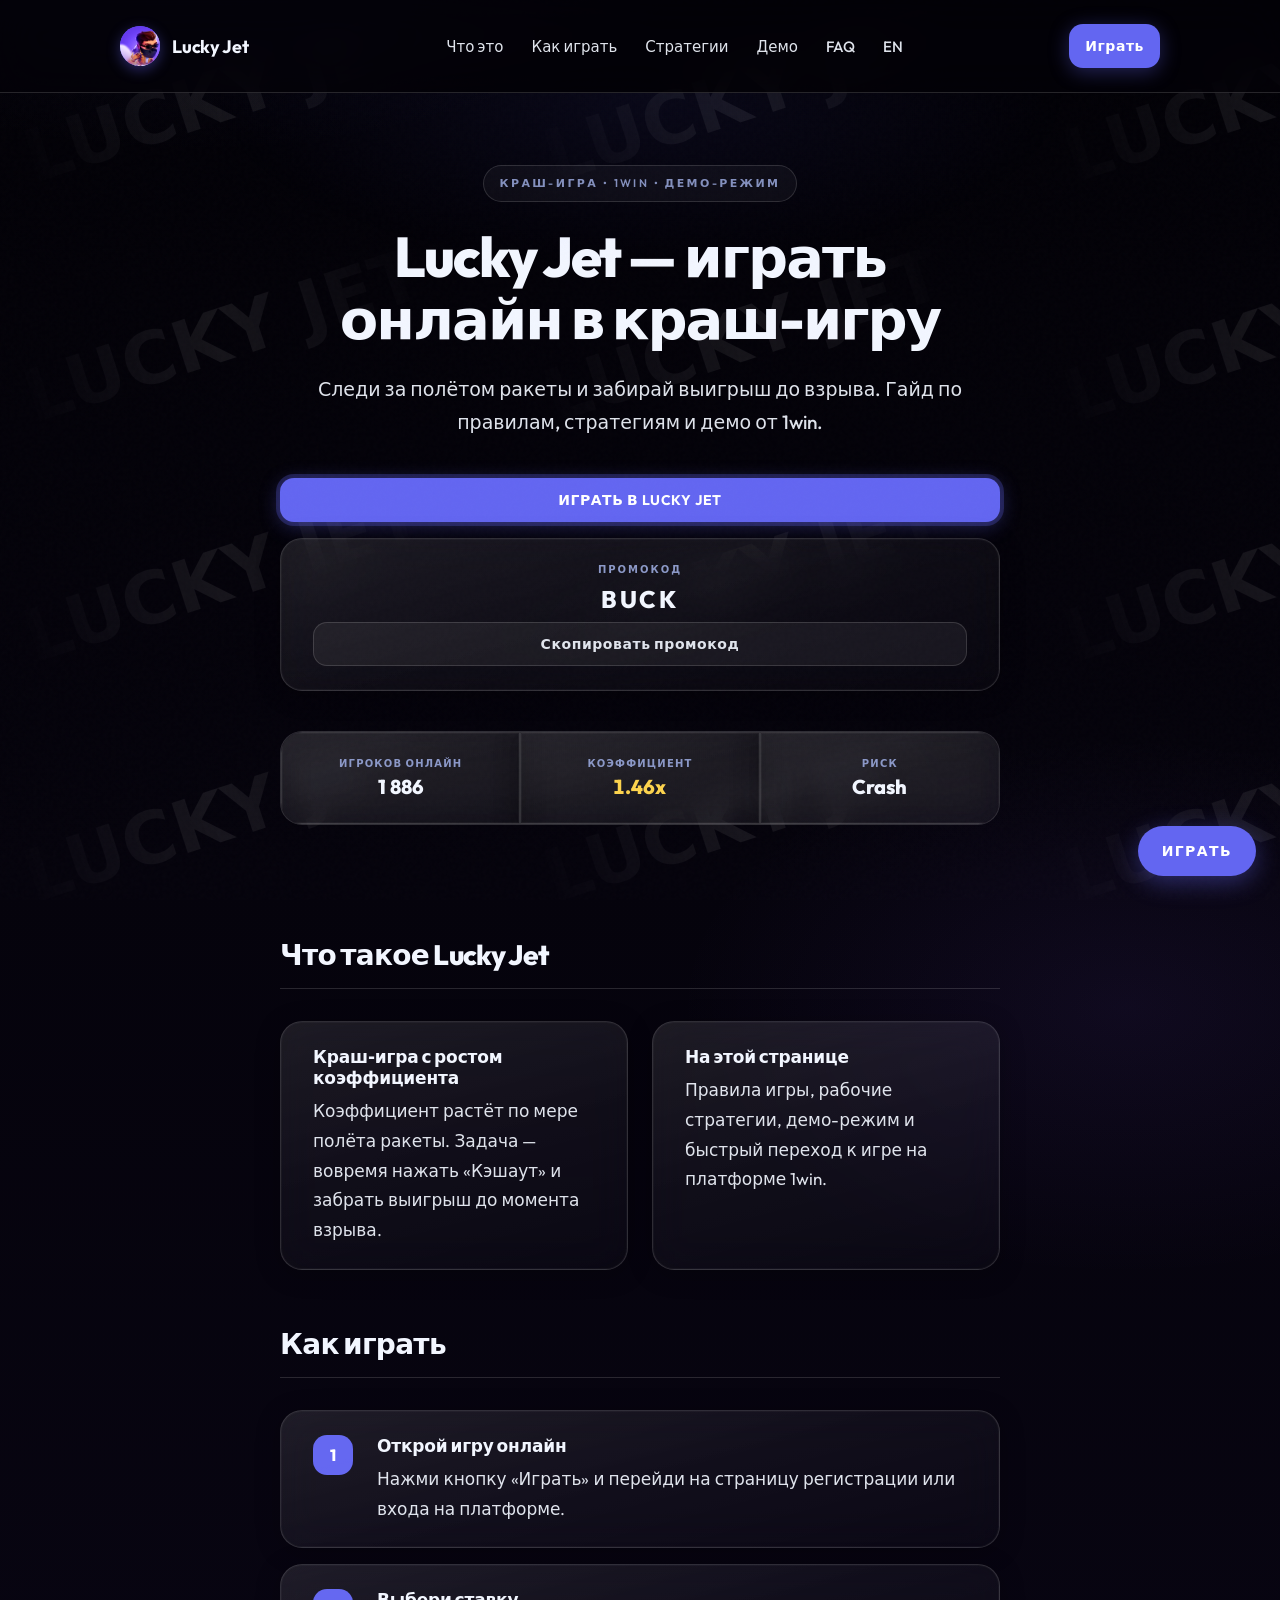
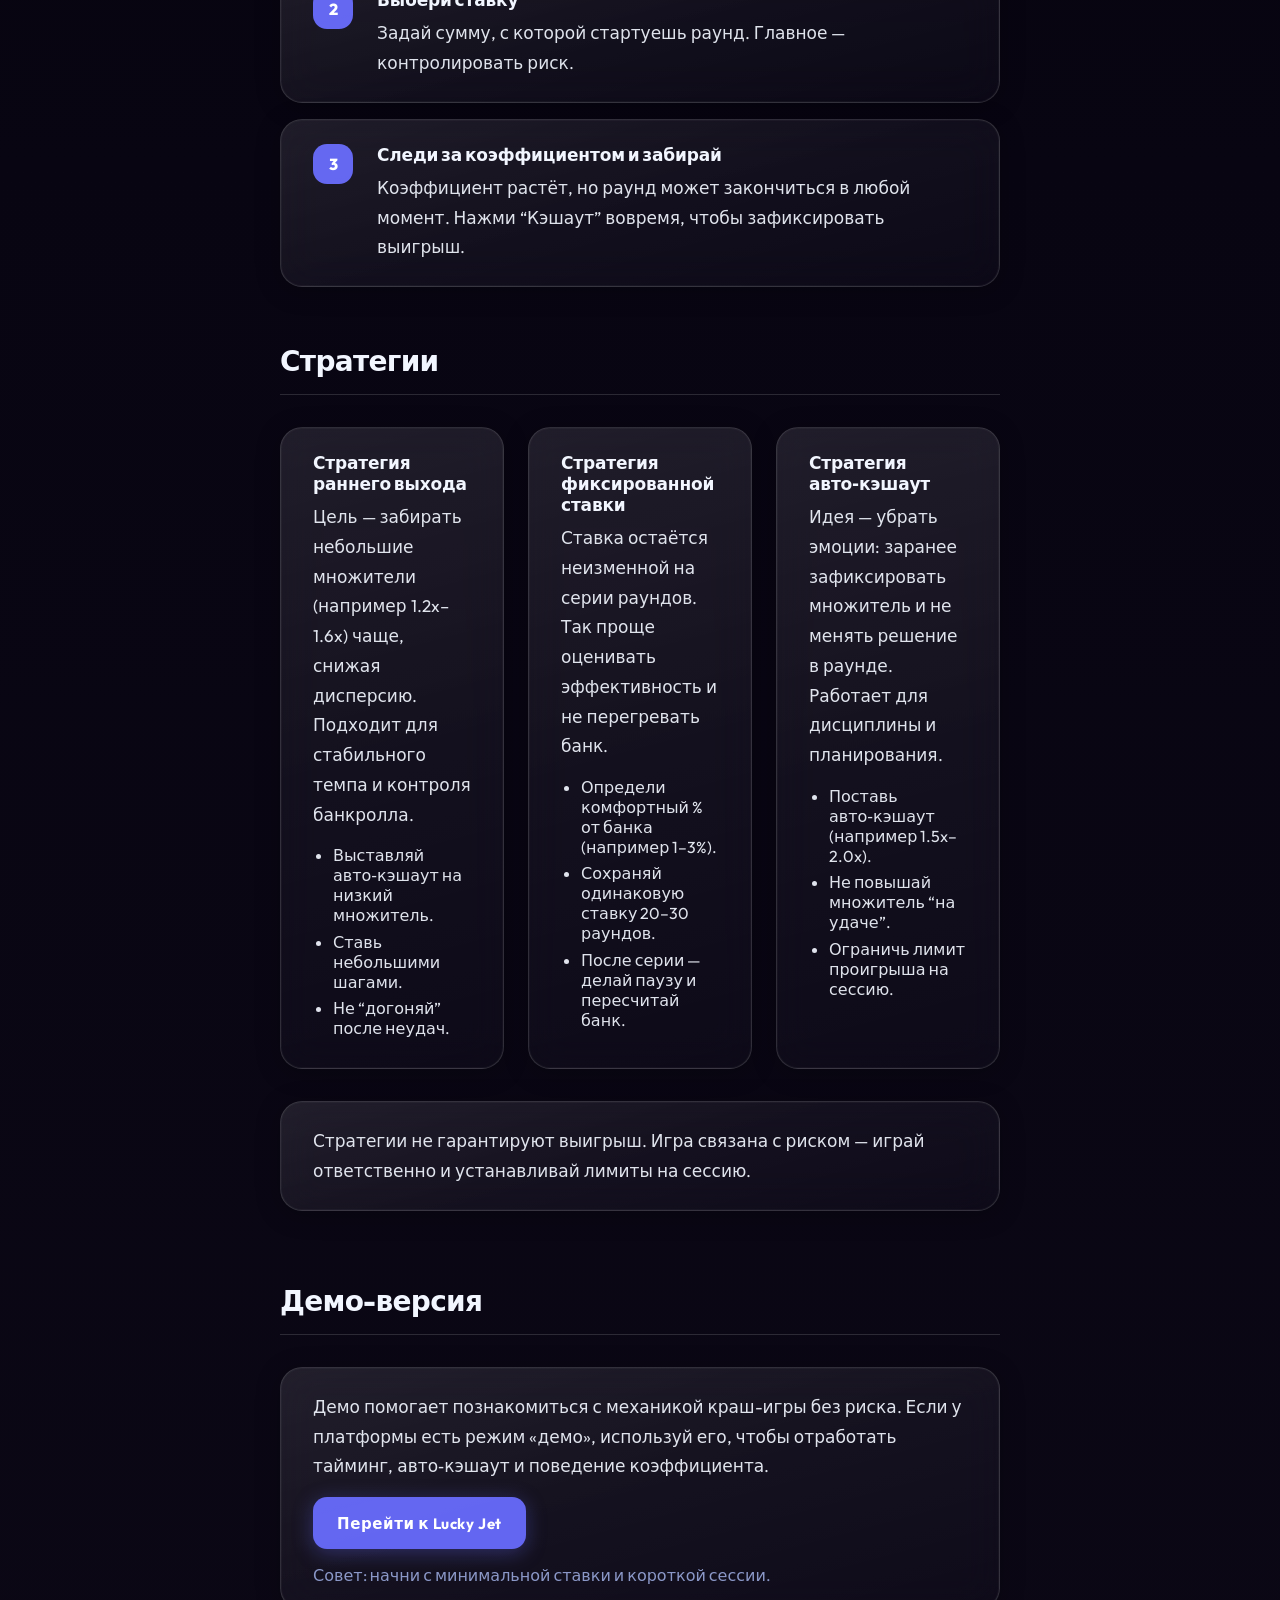
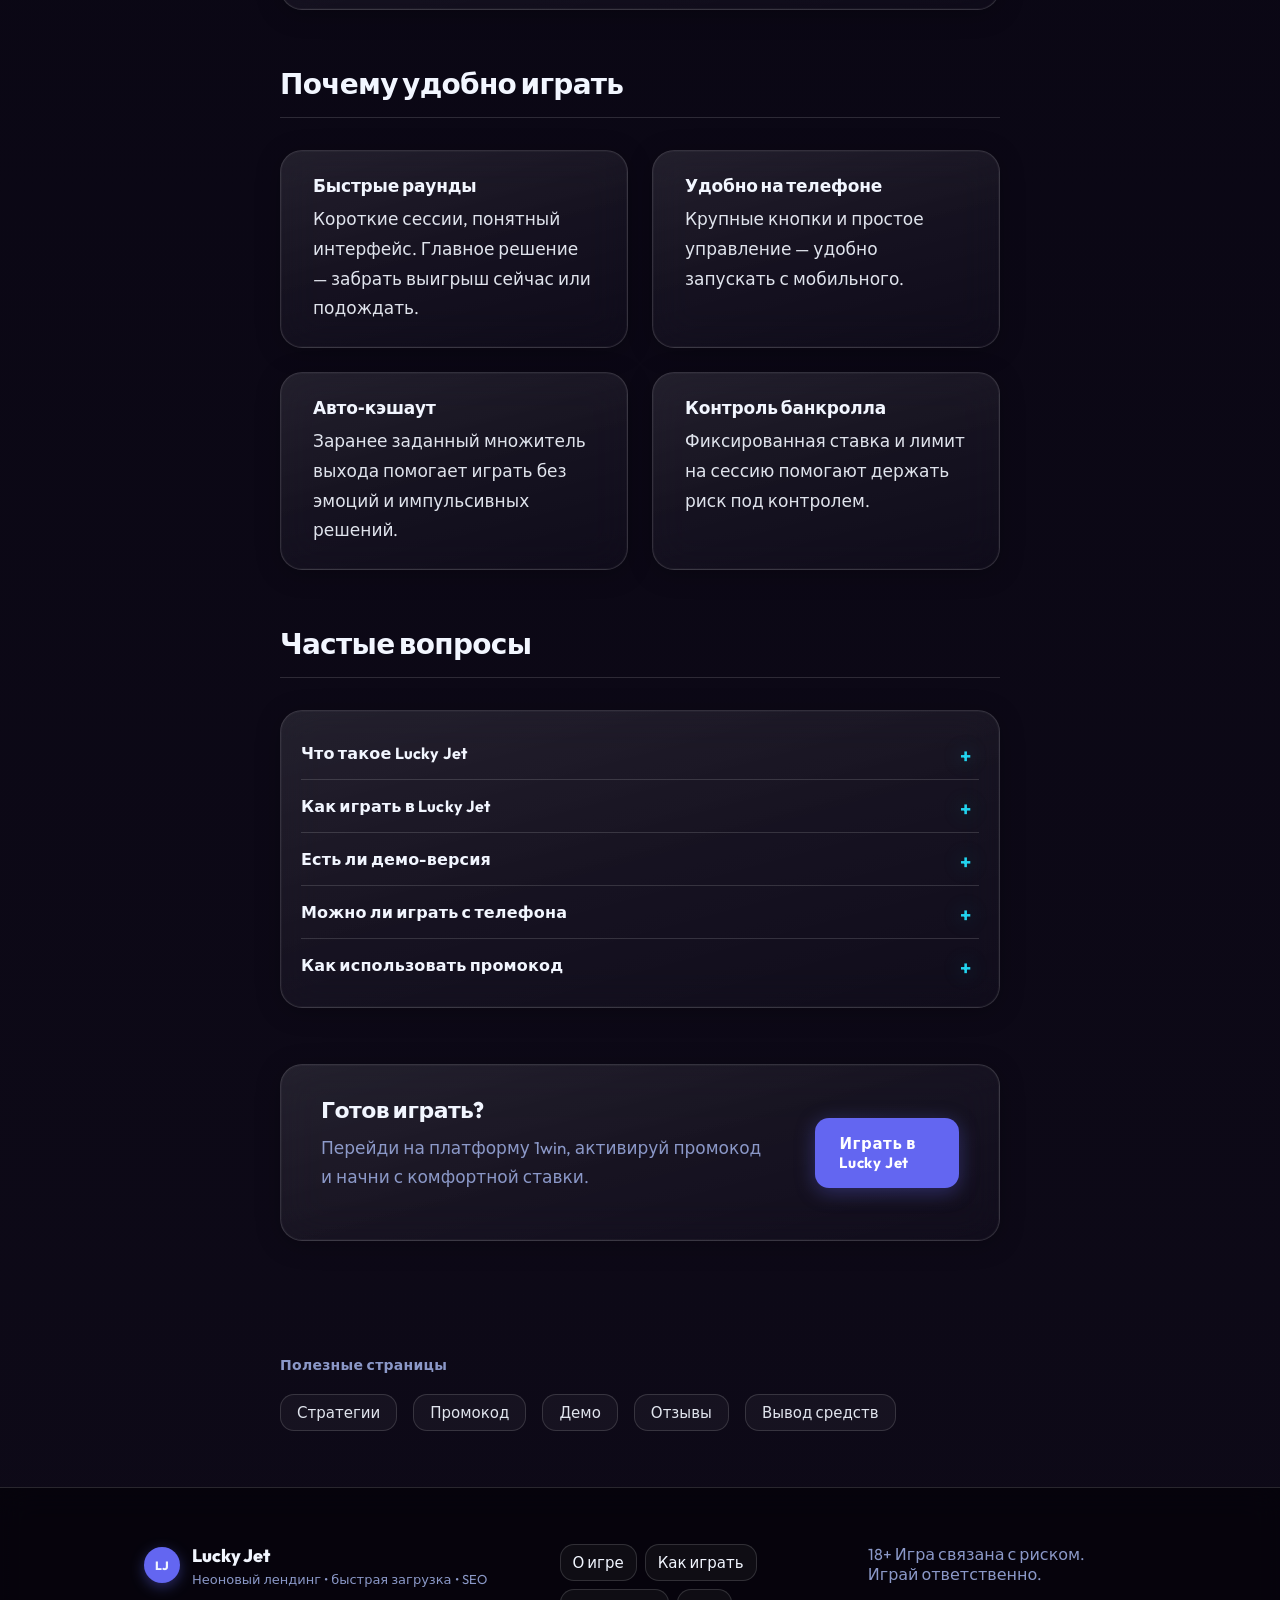
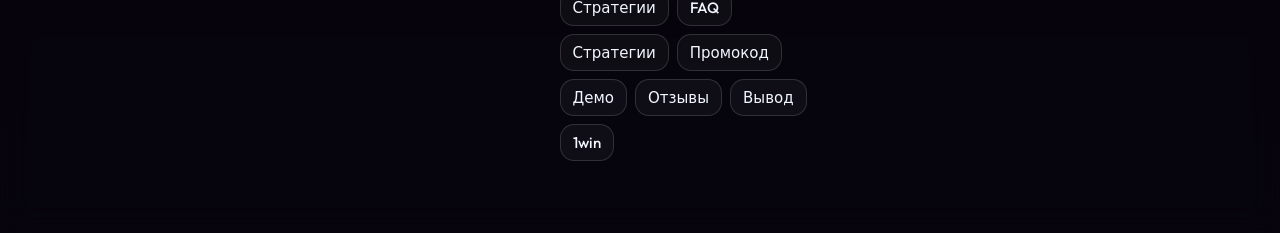
<file: index.html>
<!doctype html>
<html lang="ru">
  <head>
    <meta charset="utf-8" />
    <meta name="viewport" content="width=device-width, initial-scale=1, viewport-fit=cover" />
    <meta name="theme-color" content="#020106" />
    <meta name="color-scheme" content="dark" />
    <meta name="format-detection" content="telephone=no" />
    <meta name="mobile-web-app-capable" content="yes" />

    <title>Lucky Jet — официальный сайт и играть онлайн 2026</title>
    <meta
      name="description"
      content="Гайд по Lucky Jet: правила, кэшаут, стратегии и демо-режим. Узнай, как играть в краш-игру с растущим коэффициентом на 1win и использовать промокод BUCK."
    />
    <meta name="robots" content="index, follow, max-image-preview:large, max-snippet:-1, max-video-preview:-1" />

    <link rel="canonical" href="https://luckyjet.cash/" />
    <link rel="alternate" hreflang="ru" href="https://luckyjet.cash/" />
    <link rel="alternate" hreflang="en" href="https://luckyjet.cash/en.html" />
    <link rel="alternate" hreflang="x-default" href="https://luckyjet.cash/" />

    <meta property="og:type" content="website" />
    <meta property="og:locale" content="ru_RU" />
    <meta property="og:url" content="https://luckyjet.cash/" />
    <meta property="og:title" content="Lucky Jet — играть онлайн | Гайд и стратегии от 1win" />
    <meta
      property="og:description"
      content="Официальный гайд по Lucky Jet: как играть, стратегии и демо. Краш-игра от 1win — советы и ответственная игра."
    />
    <meta property="og:site_name" content="Lucky Jet" />

    <meta name="twitter:card" content="summary_large_image" />
    <meta name="twitter:title" content="Lucky Jet — играть онлайн | Официальный гайд и стратегии" />
    <meta
      name="twitter:description"
      content="Гайд по Lucky Jet: как играть, стратегии и демо. Краш-игра от 1win с растущим коэффициентом."
    />

    <link rel="icon" type="image/avif" href="./ca24994c-83c5-44bd-94f7-a9ee2521f638_vertical.avif?v=2" />
    <link rel="alternate icon" type="image/svg+xml" href="./favicon.svg?v=2" />

    <link rel="preconnect" href="https://fonts.googleapis.com" />
    <link rel="preconnect" href="https://fonts.gstatic.com" crossorigin />
    <link rel="preload" href="https://fonts.googleapis.com/css2?family=Outfit:wght@400;600;700;800&display=swap" as="style" />
    <link href="https://fonts.googleapis.com/css2?family=Outfit:wght@400;600;700;800&display=swap" rel="stylesheet" />
    <link rel="preload" href="./styles.css" as="style" />
    <link rel="stylesheet" href="./styles.css" />
  </head>
  <body>
    <a class="skip-link" href="#content">Перейти к контенту</a>

    <header class="topbar">
      <div class="container topbar__inner">
        <a class="brand" href="#top" aria-label="Lucky Jet лендинг">
          <span class="brand__mark">
            <picture>
              <source
                srcset="./ca24994c-83c5-44bd-94f7-a9ee2521f638_vertical.avif?v=2"
                type="image/avif"
              />
              <img
                src="./ca24994c-83c5-44bd-94f7-a9ee2521f638_vertical.webp"
                width="40"
                height="40"
                alt="Иконка Lucky Jet"
              />
            </picture>
          </span>
          <span class="brand__name">Lucky Jet</span>
        </a>

        <nav class="nav" aria-label="Навигация по странице">
          <a href="#about">Что это</a>
          <a href="#how">Как играть</a>
          <a href="#strategy">Стратегии</a>
          <a href="#demo">Демо</a>
          <a href="#faq">FAQ</a>
          <a href="./en.html" lang="en" hreflang="en">EN</a>
        </nav>

        <a
          class="btn btn--neon btn--sm topbar__cta"
          href="https://one-vv6649.com/casino/list?open=register&sub1=lucky"
          target="_blank"
          rel="noopener noreferrer"
        >
          Играть
        </a>
      </div>
    </header>

    <main id="content" role="main">
      <section class="hero" id="top" aria-labelledby="hero-heading">
        <div class="container hero__grid">
          <div class="hero__copy">
            <p class="kicker">Краш-игра • 1win • Демо-режим</p>
            <h1 id="hero-heading">Lucky Jet — играть онлайн в краш-игру</h1>
            <p class="lead">
              Следи за полётом ракеты и забирай выигрыш до взрыва. Гайд по правилам, стратегиям и демо от 1win.
            </p>

            <div class="hero__actions">
              <a
                class="btn btn--neon btn--pulse btn--sm hero-cta"
                href="https://one-vv6649.com/casino/list?open=register&sub1=lucky"
                target="_blank"
                rel="noopener noreferrer"
                aria-label="Играть в Lucky Jet"
              >
                ИГРАТЬ В LUCKY JET
              </a>
              <div class="glass promo" role="group" aria-label="Промокод Lucky Jet">
                <div class="promo__label">ПРОМОКОД</div>
                <div class="promo__code" aria-label="Промокод">BUCK</div>
                <button class="btn btn--ghost btn--sm" type="button" id="copyPromo">
                  Скопировать промокод
                </button>
              </div>
            </div>

            <div class="stats">
              <div class="glass stat">
                <div class="stat__label">Игроков онлайн</div>
                <div class="stat__value" id="playersOnline" aria-live="polite">—</div>
              </div>
              <div class="glass stat">
                <div class="stat__label">Коэффициент</div>
                <div class="stat__value">
                  <span class="mult" id="multiplier" aria-live="polite">1.00x</span>
                </div>
              </div>
              <div class="glass stat">
                <div class="stat__label">Риск</div>
                <div class="stat__value">Crash</div>
              </div>
            </div>
          </div>
        </div>
      </section>

      <section class="section reveal" id="about">
        <div class="container">
          <h2>Что такое Lucky Jet</h2>
          <div class="grid-2">
            <div class="glass card">
              <h3>Краш‑игра с ростом коэффициента</h3>
              <p>
                Коэффициент растёт по мере полёта ракеты. Задача — вовремя нажать «Кэшаут» и забрать выигрыш до момента взрыва.
              </p>
            </div>
            <div class="glass card">
              <h3>На этой странице</h3>
              <p>
                Правила игры, рабочие стратегии, демо-режим и быстрый переход к игре на платформе 1win.
              </p>
            </div>
          </div>
        </div>
      </section>

      <section class="section reveal" id="how">
        <div class="container">
          <h2>Как играть</h2>
          <div class="steps">
            <div class="glass step">
              <div class="step__n">1</div>
              <div class="step__body">
                <h3>Открой игру онлайн</h3>
                <p>Нажми кнопку «Играть» и перейди на страницу регистрации или входа на платформе.</p>
              </div>
            </div>
            <div class="glass step">
              <div class="step__n">2</div>
              <div class="step__body">
                <h3>Выбери ставку</h3>
                <p>Задай сумму, с которой стартуешь раунд. Главное — контролировать риск.</p>
              </div>
            </div>
            <div class="glass step">
              <div class="step__n">3</div>
              <div class="step__body">
                <h3>Следи за коэффициентом и забирай</h3>
                <p>
                  Коэффициент растёт, но раунд может закончиться в любой момент. Нажми “Кэшаут”
                  вовремя, чтобы зафиксировать выигрыш.
                </p>
              </div>
            </div>
          </div>
        </div>
      </section>

      <section class="section reveal" id="strategy">
        <div class="container">
          <h2>Стратегии</h2>
          <div class="grid-3">
            <article class="glass card">
              <h3>Стратегия раннего выхода</h3>
              <p>
                Цель — забирать небольшие множители (например 1.2x–1.6x) чаще, снижая дисперсию.
                Подходит для стабильного темпа и контроля банкролла.
              </p>
              <ul class="list">
                <li>Выставляй авто‑кэшаут на низкий множитель.</li>
                <li>Ставь небольшими шагами.</li>
                <li>Не “догоняй” после неудач.</li>
              </ul>
            </article>
            <article class="glass card">
              <h3>Стратегия фиксированной ставки</h3>
              <p>
                Ставка остаётся неизменной на серии раундов. Так проще оценивать эффективность и не
                перегревать банк.
              </p>
              <ul class="list">
                <li>Определи комфортный % от банка (например 1–3%).</li>
                <li>Сохраняй одинаковую ставку 20–30 раундов.</li>
                <li>После серии — делай паузу и пересчитай банк.</li>
              </ul>
            </article>
            <article class="glass card">
              <h3>Стратегия авто‑кэшаут</h3>
              <p>
                Идея — убрать эмоции: заранее зафиксировать множитель и не менять решение в раунде.
                Работает для дисциплины и планирования.
              </p>
              <ul class="list">
                <li>Поставь авто‑кэшаут (например 1.5x–2.0x).</li>
                <li>Не повышай множитель “на удаче”.</li>
                <li>Ограничь лимит проигрыша на сессию.</li>
              </ul>
            </article>
          </div>
          <p class="note glass">
            Стратегии не гарантируют выигрыш. Игра связана с риском — играй ответственно и устанавливай лимиты на сессию.
          </p>
        </div>
      </section>

      <section class="section reveal" id="demo">
        <div class="container">
          <h2>Демо-версия</h2>
          <div class="glass card">
            <p>
              Демо помогает познакомиться с механикой краш-игры без риска. Если у платформы есть режим «демо», используй его, чтобы отработать тайминг, авто‑кэшаут и поведение коэффициента.
            </p>
            <div class="cta-row">
              <a
                class="btn btn--neon"
                href="https://one-vv6649.com/casino/list?open=register&sub1=lucky"
                target="_blank"
                rel="noopener noreferrer"
              >
                Перейти к Lucky Jet
              </a>
              <span class="muted">Совет: начни с минимальной ставки и короткой сессии.</span>
            </div>
          </div>
        </div>
      </section>

      <section class="section reveal" id="benefits">
        <div class="container">
          <h2>Почему удобно играть</h2>
          <div class="grid-2">
            <div class="glass card">
              <h3>Быстрые раунды</h3>
              <p>Короткие сессии, понятный интерфейс. Главное решение — забрать выигрыш сейчас или подождать.</p>
            </div>
            <div class="glass card">
              <h3>Удобно на телефоне</h3>
              <p>Крупные кнопки и простое управление — удобно запускать с мобильного.</p>
            </div>
            <div class="glass card">
              <h3>Авто‑кэшаут</h3>
              <p>Заранее заданный множитель выхода помогает играть без эмоций и импульсивных решений.</p>
            </div>
            <div class="glass card">
              <h3>Контроль банкролла</h3>
              <p>Фиксированная ставка и лимит на сессию помогают держать риск под контролем.</p>
            </div>
          </div>
        </div>
      </section>

      <section class="section reveal" id="faq">
        <div class="container">
          <h2>Частые вопросы</h2>
          <div class="glass faq">
            <details>
              <summary>Что такое Lucky Jet</summary>
              <p>
                Lucky Jet — crash игра, где коэффициент растёт во время полёта ракеты. Нужно успеть
                сделать кэшаут до “взрыва”.
              </p>
            </details>
            <details>
              <summary>Как играть в Lucky Jet</summary>
              <p>
                Выбирай ставку, запускай раунд и забирай выигрыш по текущему коэффициенту, пока раунд
                не завершился.
              </p>
            </details>
            <details>
              <summary>Есть ли демо-версия</summary>
              <p>
                Зависит от платформы. Если режим демо доступен — используй его для тренировки авто‑кэшаута и тайминга.
              </p>
            </details>
            <details>
              <summary>Можно ли играть с телефона</summary>
              <p>Да, игра обычно доступна на мобильных через браузер.</p>
            </details>
            <details>
              <summary>Как использовать промокод</summary>
              <p>
                Скопируй промокод <strong>BUCK</strong>, зарегистрируйся по кнопке “Играть” и введи
                промокод в соответствующем поле на платформе.
              </p>
            </details>
          </div>
        </div>
      </section>

      <section class="section section--last">
        <div class="container">
          <div class="glass footer-cta">
            <div>
              <h2>Готов играть?</h2>
              <p class="muted">
                Перейди на платформу 1win, активируй промокод и начни с комфортной ставки.
              </p>
            </div>
            <a
              class="btn btn--neon"
              href="https://one-vv6649.com/casino/list?open=register&sub1=lucky"
              target="_blank"
              rel="noopener noreferrer"
            >
              Играть в Lucky Jet
            </a>
          </div>
        </div>
      </section>

      <section class="section section--last section-links">
        <div class="container">
          <p class="section-links__label">Полезные страницы</p>
          <div class="section-links__list">
            <a href="./strategiya.html">Стратегии</a>
            <a href="./promokod.html">Промокод</a>
            <a href="./demo.html">Демо</a>
            <a href="./otzyvy.html">Отзывы</a>
            <a href="./vyvod.html">Вывод средств</a>
          </div>
        </div>
      </section>
    </main>

    <footer class="footer">
      <div class="container footer__inner">
        <div class="footer__brand">
          <span class="brand__mark" aria-hidden="true">LJ</span>
          <div>
            <div class="footer__title">Lucky Jet</div>
            <div class="footer__sub">Неоновый лендинг • быстрая загрузка • SEO</div>
          </div>
        </div>
        <div class="footer__links">
          <a href="#about">О игре</a>
          <a href="#how">Как играть</a>
          <a href="#strategy">Стратегии</a>
          <a href="#faq">FAQ</a>
          <a href="./strategiya.html">Стратегии</a>
          <a href="./promokod.html">Промокод</a>
          <a href="./demo.html">Демо</a>
          <a href="./otzyvy.html">Отзывы</a>
          <a href="./vyvod.html">Вывод</a>
          <a href="https://one-vv6649.com/casino/list?open=register&sub1=lucky" target="_blank" rel="noopener noreferrer">1win</a>
        </div>
        <div class="footer__legal">
          <div class="muted">18+ Игра связана с риском. Играй ответственно.</div>
        </div>
      </div>
    </footer>

    <a
      class="fab"
      href="https://one-vv6649.com/casino/list?open=register&sub1=lucky"
      target="_blank"
      rel="noopener noreferrer"
      aria-label="Плавающая кнопка: играть в Lucky Jet"
    >
      ИГРАТЬ
    </a>

    <div class="toast" id="toast" role="status" aria-live="polite" aria-atomic="true"></div>

    <script type="application/ld+json">
      {
        "@context": "https://schema.org",
        "@type": "WebSite",
        "@id": "https://luckyjet.cash/#website",
        "name": "Lucky Jet",
        "url": "https://luckyjet.cash/",
        "inLanguage": ["ru-RU", "en-US"],
        "description": "Гайд по краш-игре Lucky Jet: правила, стратегии, демо, промокод. Играть на 1win."
      }
    </script>
    <script type="application/ld+json">
      {
        "@context": "https://schema.org",
        "@type": "WebPage",
        "name": "Lucky Jet — играть онлайн | Гайд, стратегии и демо от 1win",
        "description": "Официальный гайд по Lucky Jet: как играть, стратегии и демо. Краш-игра от 1win с растущим коэффициентом.",
        "url": "https://luckyjet.cash/",
        "inLanguage": "ru-RU",
        "isPartOf": { "@id": "https://luckyjet.cash/#website" },
        "about": [
          { "@type": "Thing", "name": "Lucky Jet" },
          { "@type": "Thing", "name": "Crash game" }
        ]
      }
    </script>

    <script type="application/ld+json" id="schemaFAQ">
      {
        "@context": "https://schema.org",
        "@type": "FAQPage",
        "mainEntity": [
          {
            "@type": "Question",
            "name": "Что такое Lucky Jet",
            "acceptedAnswer": {
              "@type": "Answer",
              "text": "Lucky Jet — crash игра, где коэффициент растёт во время полёта ракеты. Нужно успеть сделать кэшаут до “взрыва”."
            }
          },
          {
            "@type": "Question",
            "name": "Как играть в Lucky Jet",
            "acceptedAnswer": {
              "@type": "Answer",
              "text": "Выбирай ставку, запускай раунд и забирай выигрыш по текущему коэффициенту, пока раунд не завершился."
            }
          },
          {
            "@type": "Question",
            "name": "Есть ли демо версия",
            "acceptedAnswer": {
              "@type": "Answer",
              "text": "Доступность Lucky Jet демо зависит от платформы. Если режим демо есть — используй его для тренировки авто‑кэшаута и тайминга."
            }
          },
          {
            "@type": "Question",
            "name": "Можно ли играть с телефона",
            "acceptedAnswer": {
              "@type": "Answer",
              "text": "Да, Lucky Jet онлайн обычно доступен на мобильных устройствах через браузер."
            }
          },
          {
            "@type": "Question",
            "name": "Как использовать промокод",
            "acceptedAnswer": {
              "@type": "Answer",
              "text": "Скопируй промокод BUCK, зарегистрируйся по кнопке “Играть” и введи промокод в соответствующем поле на платформе."
            }
          }
        ]
      }
    </script>

    <script src="./script.js" defer></script>

    <!-- Yandex.Metrika counter -->
    <script type="text/javascript">
      window.addEventListener("load", function () {
        const startMetrika = function () {
          (function (m, e, t, r, i, k, a) {
        m[i] =
          m[i] ||
          function () {
            (m[i].a = m[i].a || []).push(arguments);
          };
        m[i].l = 1 * new Date();
        for (var j = 0; j < document.scripts.length; j++) {
          if (document.scripts[j].src === r) {
            return;
          }
        }
        k = e.createElement(t);
        a = e.getElementsByTagName(t)[0];
        k.async = 1;
        k.src = r;
        a.parentNode.insertBefore(k, a);
          })(window, document, 'script', 'https://mc.yandex.ru/metrika/tag.js?id=107185463', 'ym');

          ym(107185463, 'init', {
        ssr: true,
        webvisor: true,
        clickmap: true,
        ecommerce: 'dataLayer',
        referrer: document.referrer,
        url: location.href,
        accurateTrackBounce: true,
        trackLinks: true,
          });
        };

        if ('requestIdleCallback' in window) {
          requestIdleCallback(startMetrika, { timeout: 3000 });
        } else {
          setTimeout(startMetrika, 1200);
        }
      });
    </script>
    <noscript>
      <div><img src="https://mc.yandex.ru/watch/107185463" style="position: absolute; left: -9999px" alt="" /></div>
    </noscript>
    <!-- /Yandex.Metrika counter -->

  </body>
</html>
</file>
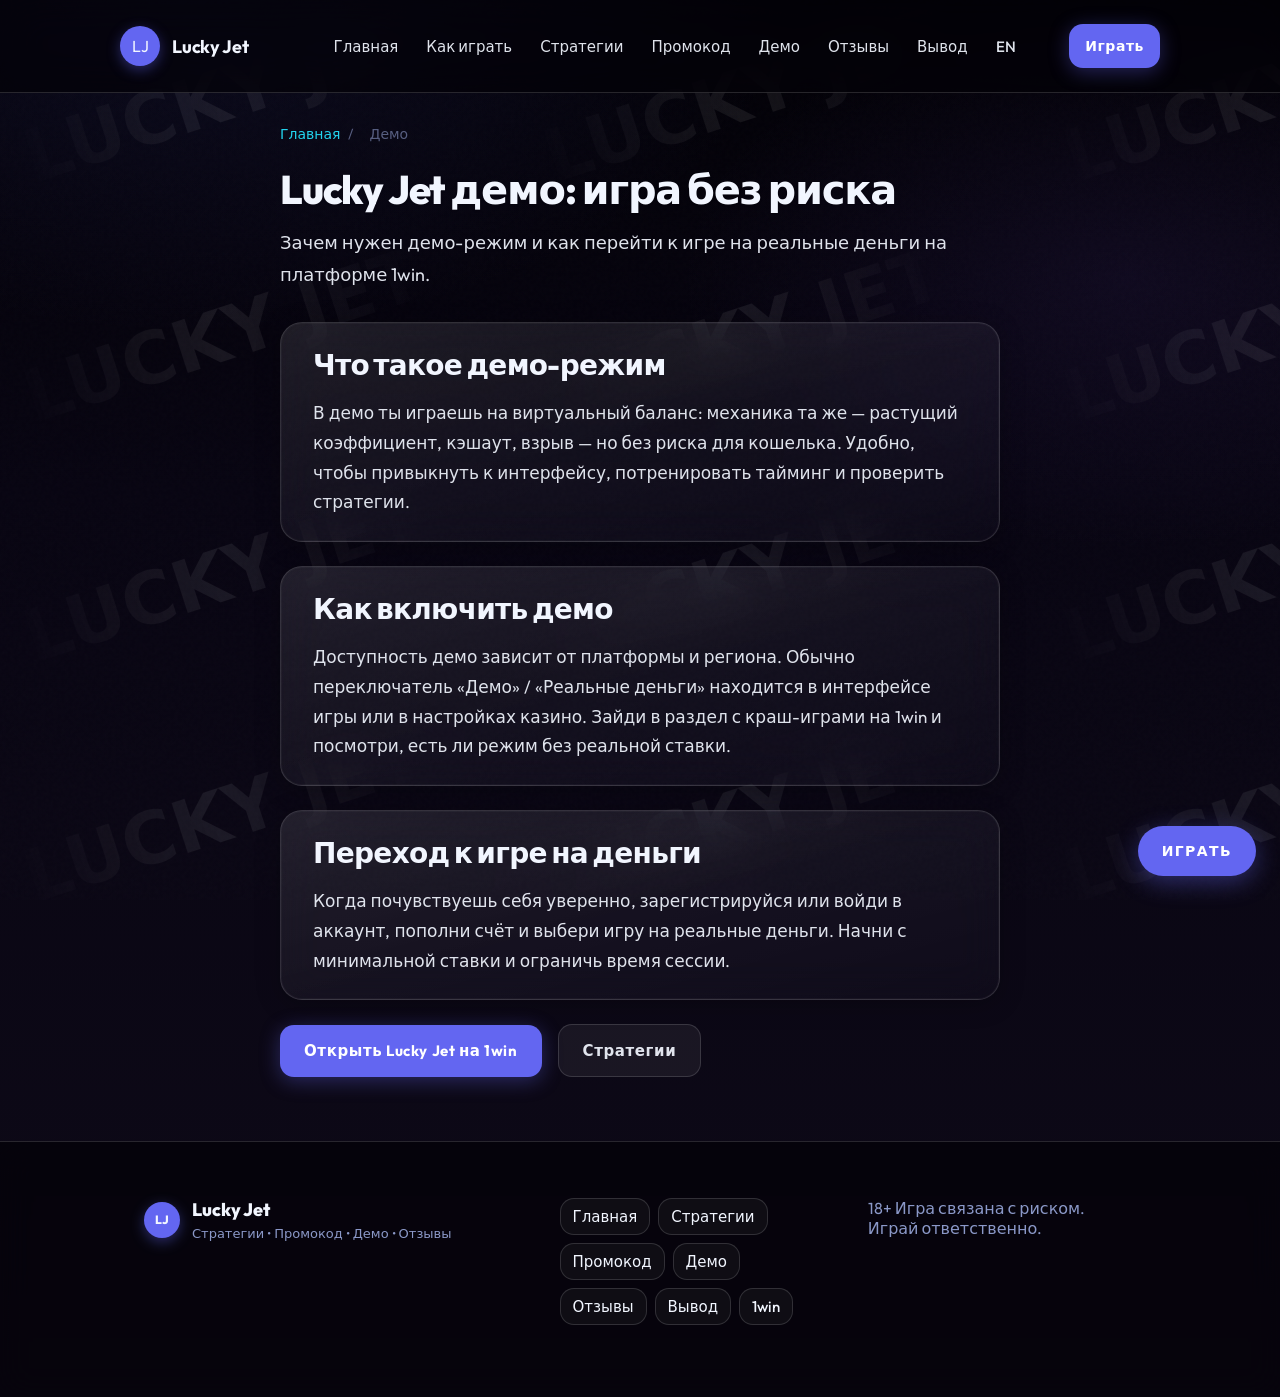
<file: demo.html>
<!doctype html>
<html lang="ru">
  <head>
    <meta charset="utf-8" />
    <meta name="viewport" content="width=device-width, initial-scale=1, viewport-fit=cover" />
    <meta name="theme-color" content="#020106" />
    <meta name="color-scheme" content="dark" />
    <meta name="format-detection" content="telephone=no" />
    <title>Lucky Jet демо — игра без риска и на реальные деньги</title>
    <meta name="description" content="Режим демо Lucky Jet: как играть без риска, потренировать кэшаут и стратегии. Переход к игре на деньги на 1win." />
    <meta name="robots" content="index, follow, max-image-preview:large" />
    <link rel="canonical" href="https://luckyjet.cash/demo.html" />
    <link rel="alternate" hreflang="ru" href="https://luckyjet.cash/" />
    <link rel="alternate" hreflang="en" href="https://luckyjet.cash/en.html" />
    <link rel="alternate" hreflang="x-default" href="https://luckyjet.cash/" />
    <link rel="icon" type="image/avif" href="./ca24994c-83c5-44bd-94f7-a9ee2521f638_vertical.avif?v=2" />
    <link rel="alternate icon" type="image/svg+xml" href="./favicon.svg?v=2" />
    <link rel="preconnect" href="https://fonts.googleapis.com" />
    <link rel="preconnect" href="https://fonts.gstatic.com" crossorigin />
    <link rel="preload" href="./styles.css" as="style" />
    <link href="https://fonts.googleapis.com/css2?family=Outfit:wght@400;600;700;800&display=swap" rel="stylesheet" />
    <link rel="stylesheet" href="./styles.css" />
  </head>
  <body>
    <a class="skip-link" href="#content">Перейти к контенту</a>
    <header class="topbar">
      <div class="container topbar__inner">
        <a class="brand" href="./index.html" aria-label="Lucky Jet на главную">
          <span class="brand__mark" aria-hidden="true">LJ</span>
          <span class="brand__name">Lucky Jet</span>
        </a>
        <nav class="nav" aria-label="Навигация">
          <a href="./index.html">Главная</a>
          <a href="./index.html#strategy">Как играть</a>
          <a href="./strategiya.html">Стратегии</a>
          <a href="./promokod.html">Промокод</a>
          <a href="./demo.html">Демо</a>
          <a href="./otzyvy.html">Отзывы</a>
          <a href="./vyvod.html">Вывод</a>
          <a href="./en.html" lang="en" hreflang="en">EN</a>
        </nav>
        <a class="btn btn--neon btn--sm topbar__cta" href="https://one-vv6649.com/casino/list?open=register&sub1=lucky" target="_blank" rel="noopener noreferrer">Играть</a>
      </div>
    </header>
    <main id="content" class="page" role="main">
      <div class="container">
        <nav class="breadcrumb" aria-label="Хлебные крошки">
          <a href="./index.html">Главная</a><span>/</span><span>Демо</span>
        </nav>
        <h1 class="page__title">Lucky Jet демо: игра без риска</h1>
        <p class="page__lead">Зачем нужен демо-режим и как перейти к игре на реальные деньги на платформе 1win.</p>
        <article class="article">
          <div class="glass card">
            <h2>Что такое демо-режим</h2>
            <p>В демо ты играешь на виртуальный баланс: механика та же — растущий коэффициент, кэшаут, взрыв — но без риска для кошелька. Удобно, чтобы привыкнуть к интерфейсу, потренировать тайминг и проверить стратегии.</p>
          </div>
          <div class="glass card">
            <h2>Как включить демо</h2>
            <p>Доступность демо зависит от платформы и региона. Обычно переключатель «Демо» / «Реальные деньги» находится в интерфейсе игры или в настройках казино. Зайди в раздел с краш-играми на 1win и посмотри, есть ли режим без реальной ставки.</p>
          </div>
          <div class="glass card">
            <h2>Переход к игре на деньги</h2>
            <p>Когда почувствуешь себя уверенно, зарегистрируйся или войди в аккаунт, пополни счёт и выбери игру на реальные деньги. Начни с минимальной ставки и ограничь время сессии.</p>
          </div>
          <div class="cta-row" style="margin-top:1.5rem">
            <a class="btn btn--neon" href="https://one-vv6649.com/casino/list?open=register&sub1=lucky" target="_blank" rel="noopener noreferrer">Открыть Lucky Jet на 1win</a>
            <a class="btn btn--ghost" href="./strategiya.html">Стратегии</a>
          </div>
        </article>
      </div>
    </main>
    <footer class="footer">
      <div class="container footer__inner">
        <div class="footer__brand">
          <span class="brand__mark" aria-hidden="true">LJ</span>
          <div>
            <div class="footer__title">Lucky Jet</div>
            <div class="footer__sub">Стратегии • Промокод • Демо • Отзывы</div>
          </div>
        </div>
        <div class="footer__links">
          <a href="./index.html">Главная</a>
          <a href="./strategiya.html">Стратегии</a>
          <a href="./promokod.html">Промокод</a>
          <a href="./demo.html">Демо</a>
          <a href="./otzyvy.html">Отзывы</a>
          <a href="./vyvod.html">Вывод</a>
          <a href="https://one-vv6649.com/casino/list?open=register&sub1=lucky" target="_blank" rel="noopener noreferrer">1win</a>
        </div>
        <div class="footer__legal"><div class="muted">18+ Игра связана с риском. Играй ответственно.</div></div>
      </div>
    </footer>
    <a class="fab" href="https://one-vv6649.com/casino/list?open=register&sub1=lucky" target="_blank" rel="noopener noreferrer" aria-label="Играть в Lucky Jet">ИГРАТЬ</a>
    <script type="application/ld+json">
      {"@context":"https://schema.org","@type":"BreadcrumbList","itemListElement":[{"@type":"ListItem","position":1,"name":"Главная","item":"https://luckyjet.cash/"},{"@type":"ListItem","position":2,"name":"Демо","item":"https://luckyjet.cash/demo.html"}]}
    </script>
  </body>
</html>
</file>
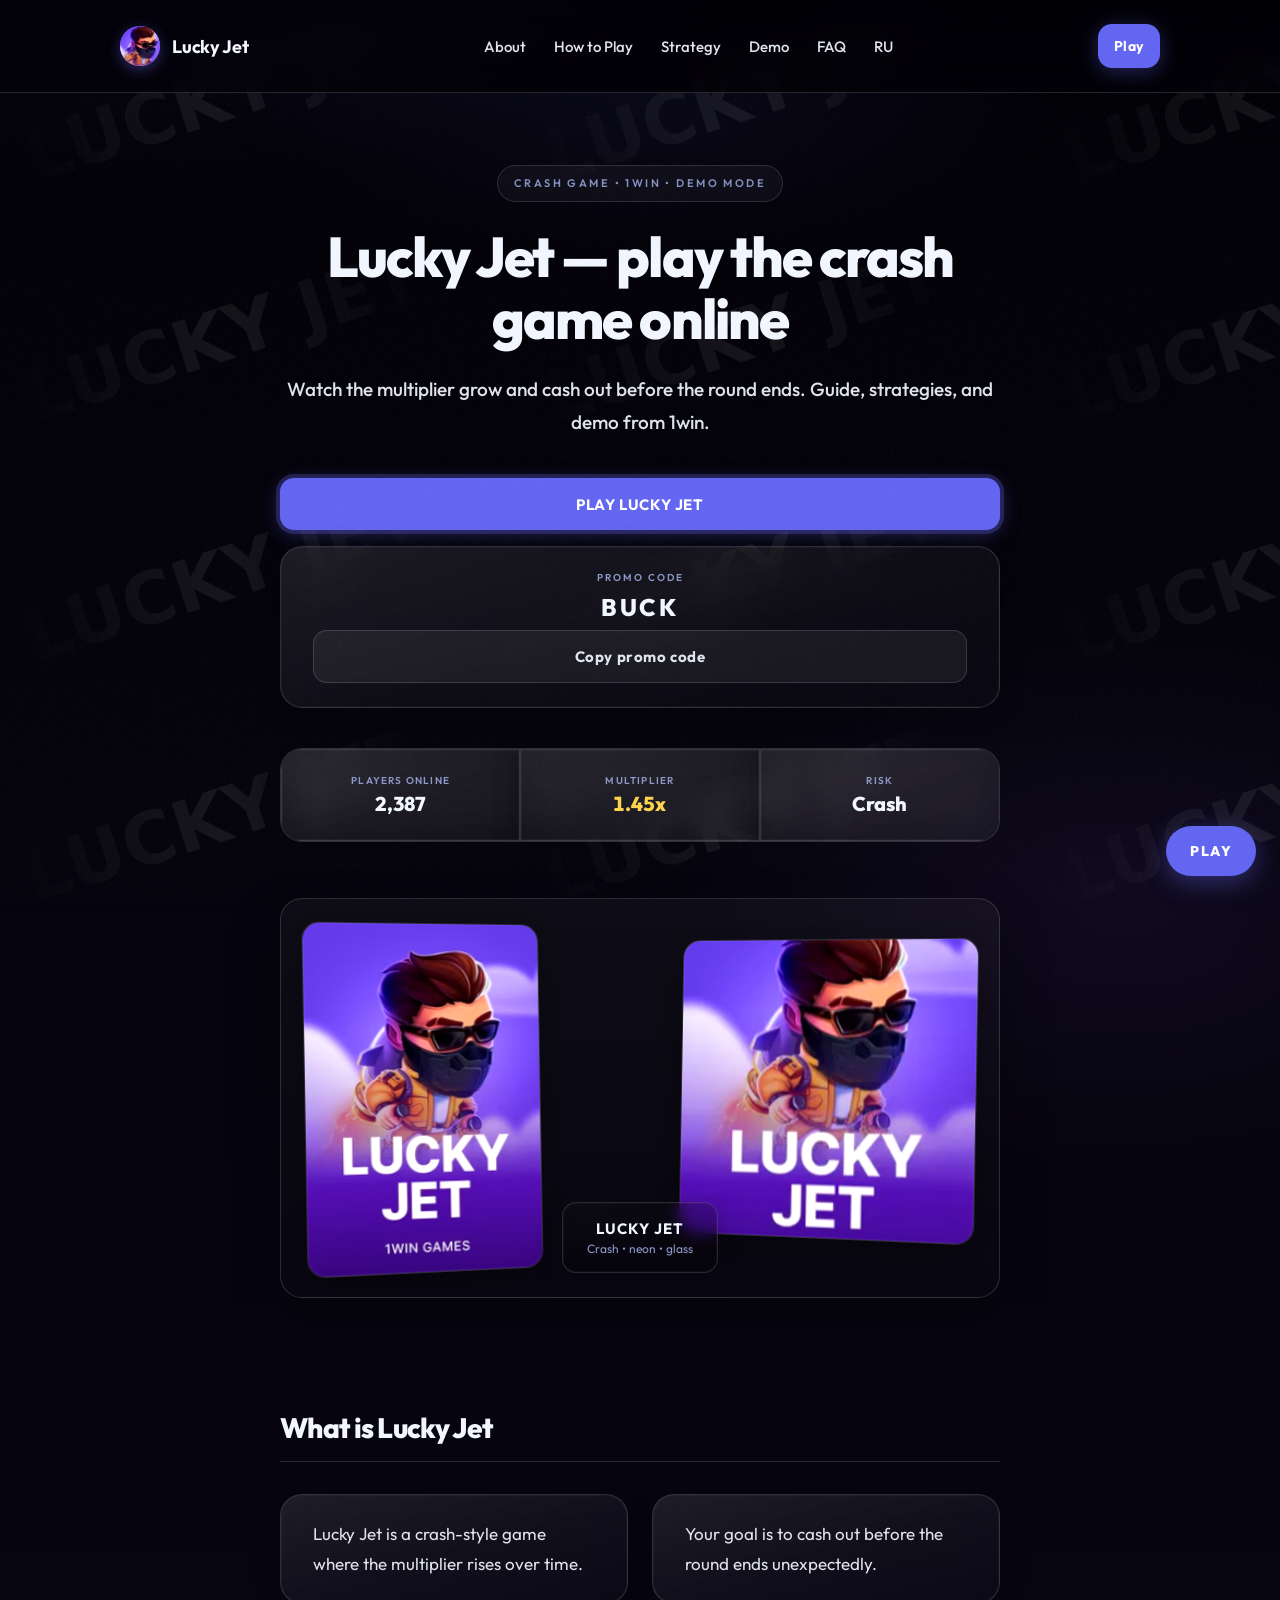
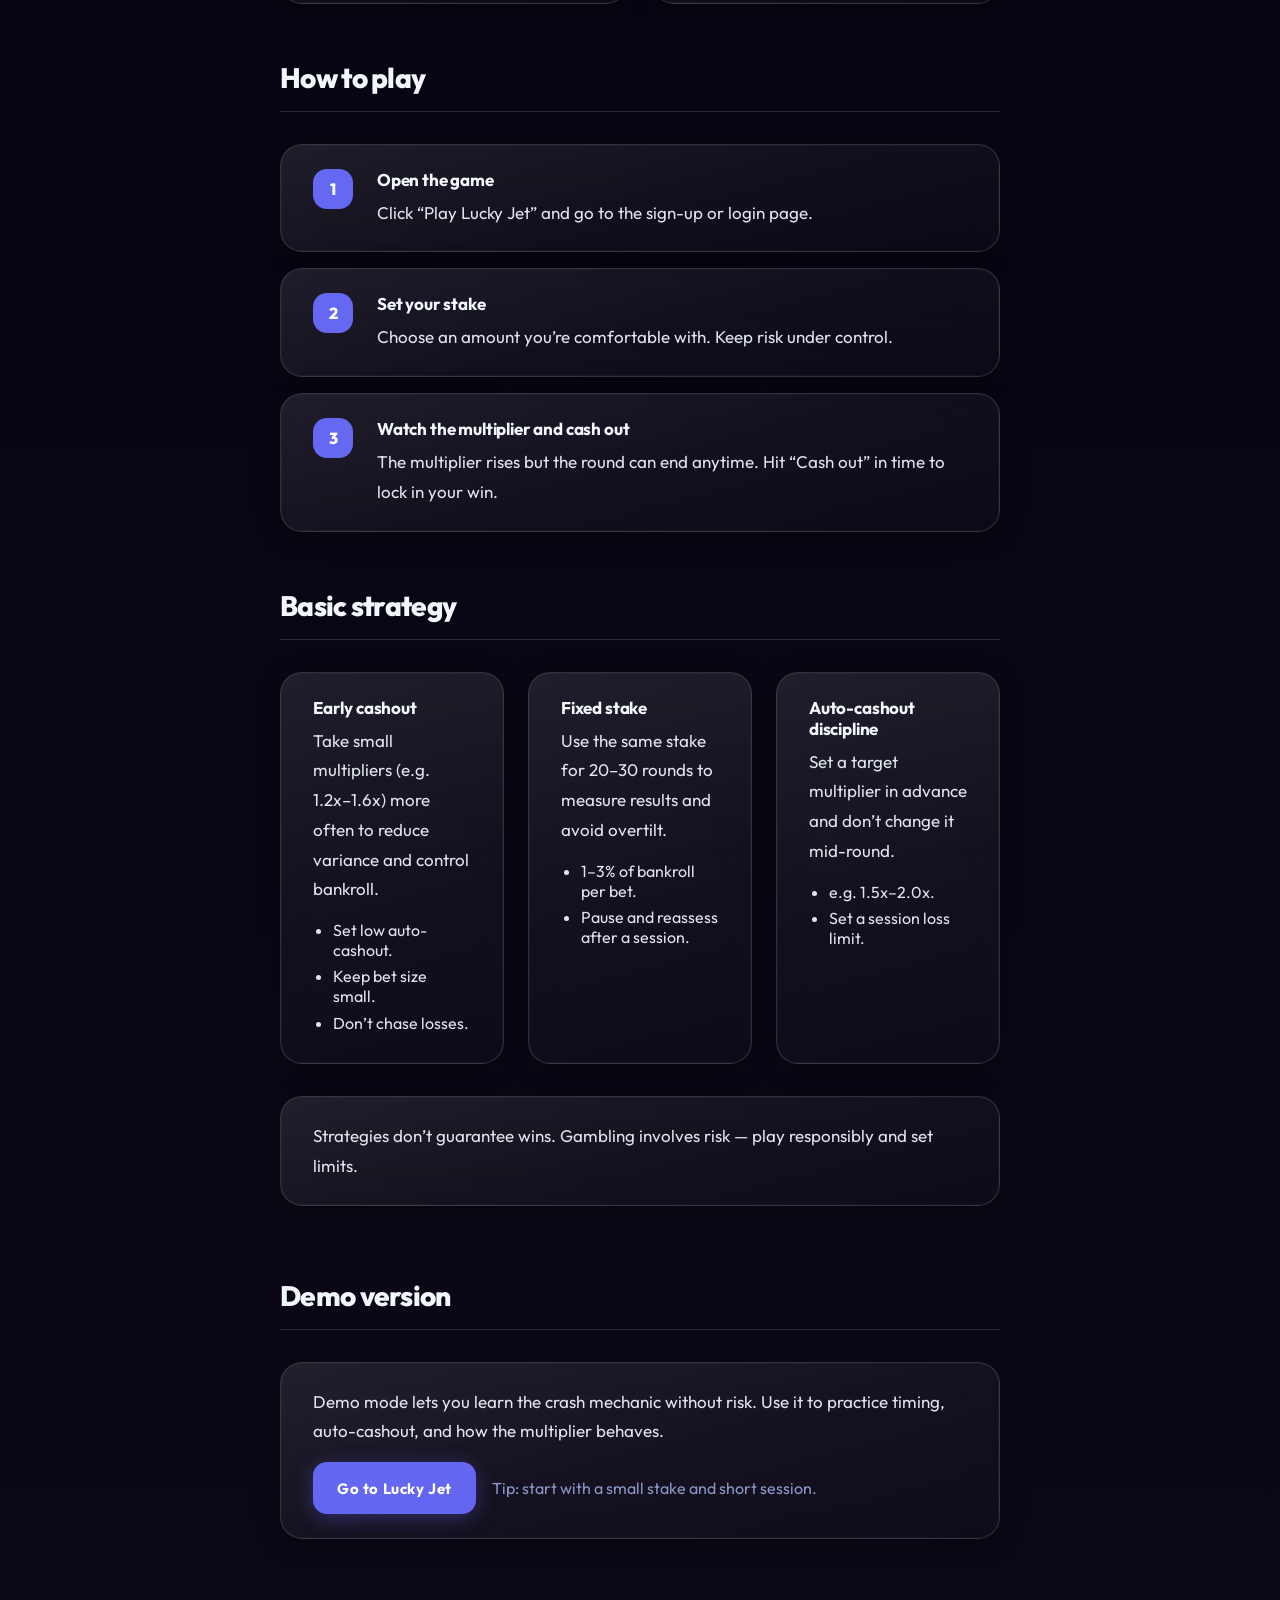
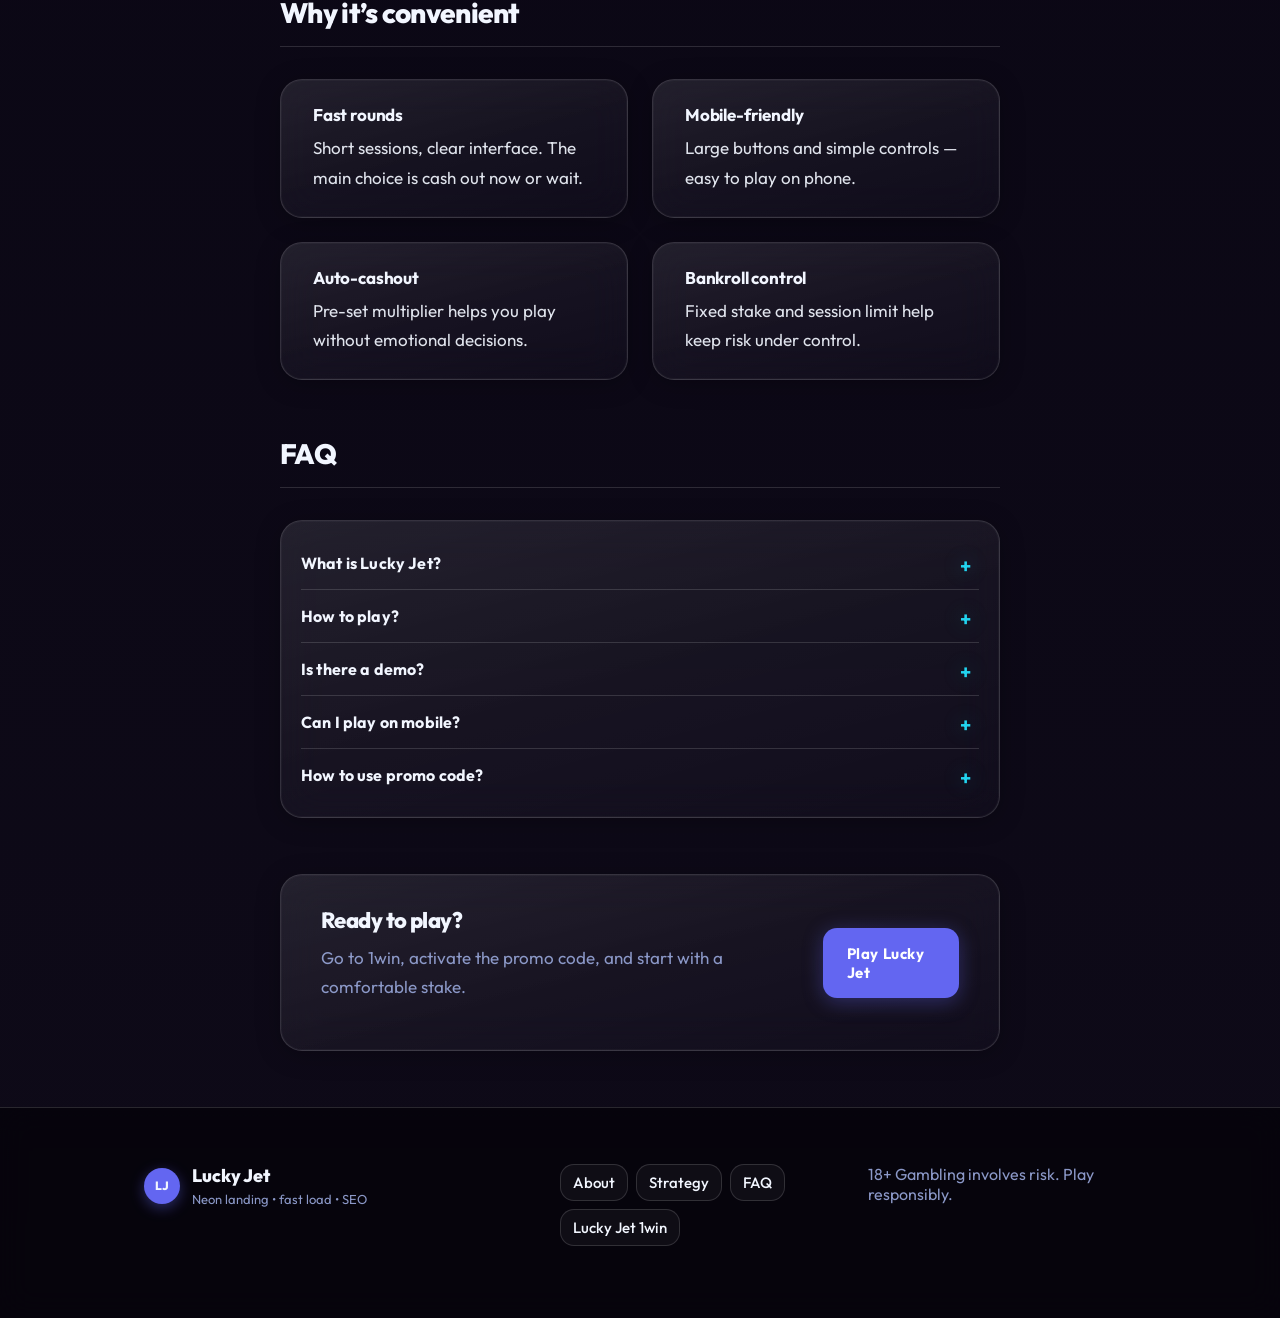
<file: en.html>
<!doctype html>
<html lang="en">
  <head>
    <meta charset="utf-8" />
    <meta name="viewport" content="width=device-width, initial-scale=1, viewport-fit=cover" />
    <meta name="theme-color" content="#020106" />
    <meta name="color-scheme" content="dark" />
    <meta name="format-detection" content="telephone=no" />
    <title>Lucky Jet Play Online — Official Guide & Strategies | 1win</title>
    <meta
      name="description"
      content="Official Lucky Jet guide: how to play, strategies, and demo. Crash game from 1win with a rising multiplier. Rules, cashout, promo code."
    />
    <meta name="robots" content="index, follow, max-image-preview:large, max-snippet:-1, max-video-preview:-1" />

    <link rel="canonical" href="https://luckyjet.cash/en.html" />
    <link rel="alternate" hreflang="ru" href="https://luckyjet.cash/" />
    <link rel="alternate" hreflang="en" href="https://luckyjet.cash/en.html" />
    <link rel="alternate" hreflang="x-default" href="https://luckyjet.cash/" />

    <meta property="og:type" content="website" />
    <meta property="og:locale" content="en_US" />
    <meta property="og:url" content="https://luckyjet.cash/en.html" />
    <meta property="og:title" content="Lucky Jet — Play Online | Guide & Strategies from 1win" />
    <meta
      property="og:description"
      content="Official Lucky Jet guide: how to play, strategies, and demo. Crash game from 1win."
    />
    <meta property="og:site_name" content="Lucky Jet" />

    <meta name="twitter:card" content="summary_large_image" />
    <meta name="twitter:title" content="Lucky Jet — Play Online | Guide & Strategies from 1win" />
    <meta
      name="twitter:description"
      content="Official Lucky Jet guide: how to play, strategies, and demo. Crash game from 1win."
    />

    <link rel="icon" type="image/avif" href="./ca24994c-83c5-44bd-94f7-a9ee2521f638_vertical.avif?v=2" />
    <link rel="alternate icon" type="image/svg+xml" href="./favicon.svg?v=2" />

    <link rel="preconnect" href="https://fonts.googleapis.com" />
    <link rel="preconnect" href="https://fonts.gstatic.com" crossorigin />
    <link rel="preload" href="./styles.css" as="style" />
    <link href="https://fonts.googleapis.com/css2?family=Outfit:wght@400;600;700;800&display=swap" rel="stylesheet" />
    <link rel="stylesheet" href="./styles.css" />
  </head>
  <body>
    <a class="skip-link" href="#content">Skip to content</a>

    <header class="topbar">
      <div class="container topbar__inner">
        <a class="brand" href="#top" aria-label="Lucky Jet landing page">
          <span class="brand__mark">
            <img
              src="./ca24994c-83c5-44bd-94f7-a9ee2521f638_vertical.webp"
              width="40"
              height="40"
              alt="Lucky Jet icon"
              decoding="async"
            />
          </span>
          <span class="brand__name">Lucky Jet</span>
        </a>

        <nav class="nav" aria-label="Page navigation">
          <a href="#about">About</a>
          <a href="#how">How to Play</a>
          <a href="#strategy">Strategy</a>
          <a href="#demo">Demo</a>
          <a href="#faq">FAQ</a>
          <a href="./index.html" lang="ru" hreflang="ru">RU</a>
        </nav>

        <a
          class="btn btn--neon btn--sm topbar__cta"
          href="https://one-vv6649.com/casino/list?open=register&sub1=lucky"
          target="_blank"
          rel="noopener noreferrer"
        >
          Play
        </a>
      </div>
    </header>

    <main id="content" role="main">
      <section class="hero" id="top">
        <div class="container hero__grid">
          <div class="hero__copy">
            <p class="kicker">Crash game • 1win • Demo mode</p>
            <h1>Lucky Jet — play the crash game online</h1>
            <p class="lead">Watch the multiplier grow and cash out before the round ends. Guide, strategies, and demo from 1win.</p>

            <div class="hero__actions">
              <a
                class="btn btn--neon btn--pulse"
                href="https://one-vv6649.com/casino/list?open=register&sub1=lucky"
                target="_blank"
                rel="noopener noreferrer"
                aria-label="Play Lucky Jet"
              >
                PLAY LUCKY JET
              </a>
              <div class="glass promo" role="group" aria-label="Lucky Jet promo code">
                <div class="promo__label">PROMO CODE</div>
                <div class="promo__code" aria-label="Promo code">BUCK</div>
                <button class="btn btn--ghost" type="button" id="copyPromo">Copy promo code</button>
              </div>
            </div>

            <div class="stats">
              <div class="glass stat">
                <div class="stat__label">Players online</div>
                <div class="stat__value" id="playersOnline" aria-live="polite">—</div>
              </div>
              <div class="glass stat">
                <div class="stat__label">Multiplier</div>
                <div class="stat__value"><span class="mult" id="multiplier" aria-live="polite">1.00x</span></div>
              </div>
              <div class="glass stat">
                <div class="stat__label">Risk</div>
                <div class="stat__value">Crash</div>
              </div>
            </div>
          </div>

          <div class="hero__media" aria-label="Lucky Jet promo">
            <div class="media-grid">
              <figure class="shot shot--vertical glass">
                <picture>
                  <source srcset="./ca24994c-83c5-44bd-94f7-a9ee2521f638_vertical.avif" type="image/avif" />
                  <source srcset="./ca24994c-83c5-44bd-94f7-a9ee2521f638_vertical.webp" type="image/webp" />
                  <img
                    src="./ca24994c-83c5-44bd-94f7-a9ee2521f638_vertical.webp"
                    width="640"
                    height="960"
                    decoding="async"
                    fetchpriority="high"
                    alt="Lucky Jet promo art"
                  />
                </picture>
              </figure>
              <figure class="shot shot--buck glass">
                <img
                  src="./ca24994c-83c5-44bd-94f7-a9ee2521f638_vertical.webp"
                  width="640"
                  height="960"
                  loading="lazy"
                  decoding="async"
                  alt="Lucky Jet bonus visual"
                />
              </figure>
              <div class="badge glass" aria-hidden="true">
                <div class="badge__title">Lucky Jet</div>
                <div class="badge__sub">Crash • neon • glass</div>
              </div>
            </div>
          </div>
        </div>
      </section>

      <section class="section reveal" id="about">
        <div class="container">
          <h2>What is Lucky Jet</h2>
          <div class="grid-2">
            <article class="glass card"><p>Lucky Jet is a crash-style game where the multiplier rises over time.</p></article>
            <article class="glass card"><p>Your goal is to cash out before the round ends unexpectedly.</p></article>
          </div>
        </div>
      </section>

      <section class="section reveal" id="how">
        <div class="container">
          <h2>How to play</h2>
          <div class="steps">
            <div class="glass step">
              <div class="step__n">1</div>
              <div class="step__body">
                <h3>Open the game</h3>
                <p>Click “Play Lucky Jet” and go to the sign-up or login page.</p>
              </div>
            </div>
            <div class="glass step">
              <div class="step__n">2</div>
              <div class="step__body">
                <h3>Set your stake</h3>
                <p>Choose an amount you’re comfortable with. Keep risk under control.</p>
              </div>
            </div>
            <div class="glass step">
              <div class="step__n">3</div>
              <div class="step__body">
                <h3>Watch the multiplier and cash out</h3>
                <p>The multiplier rises but the round can end anytime. Hit “Cash out” in time to lock in your win.</p>
              </div>
            </div>
          </div>
        </div>
      </section>

      <section class="section reveal" id="strategy">
        <div class="container">
          <h2>Basic strategy</h2>
          <div class="grid-3">
            <article class="glass card">
              <h3>Early cashout</h3>
              <p>Take small multipliers (e.g. 1.2x–1.6x) more often to reduce variance and control bankroll.</p>
              <ul class="list">
                <li>Set low auto-cashout.</li>
                <li>Keep bet size small.</li>
                <li>Don’t chase losses.</li>
              </ul>
            </article>
            <article class="glass card">
              <h3>Fixed stake</h3>
              <p>Use the same stake for 20–30 rounds to measure results and avoid overtilt.</p>
              <ul class="list">
                <li>1–3% of bankroll per bet.</li>
                <li>Pause and reassess after a session.</li>
              </ul>
            </article>
            <article class="glass card">
              <h3>Auto-cashout discipline</h3>
              <p>Set a target multiplier in advance and don’t change it mid-round.</p>
              <ul class="list">
                <li>e.g. 1.5x–2.0x.</li>
                <li>Set a session loss limit.</li>
              </ul>
            </article>
          </div>
          <p class="note glass">Strategies don’t guarantee wins. Gambling involves risk — play responsibly and set limits.</p>
        </div>
      </section>

      <section class="section reveal" id="demo">
        <div class="container">
          <h2>Demo version</h2>
          <div class="glass card">
            <p>Demo mode lets you learn the crash mechanic without risk. Use it to practice timing, auto-cashout, and how the multiplier behaves.</p>
            <div class="cta-row">
              <a class="btn btn--neon" href="https://one-vv6649.com/casino/list?open=register&sub1=lucky" target="_blank" rel="noopener noreferrer">Go to Lucky Jet</a>
              <span class="muted">Tip: start with a small stake and short session.</span>
            </div>
          </div>
        </div>
      </section>

      <section class="section reveal" id="benefits">
        <div class="container">
          <h2>Why it’s convenient</h2>
          <div class="grid-2">
            <div class="glass card"><h3>Fast rounds</h3><p>Short sessions, clear interface. The main choice is cash out now or wait.</p></div>
            <div class="glass card"><h3>Mobile-friendly</h3><p>Large buttons and simple controls — easy to play on phone.</p></div>
            <div class="glass card"><h3>Auto-cashout</h3><p>Pre-set multiplier helps you play without emotional decisions.</p></div>
            <div class="glass card"><h3>Bankroll control</h3><p>Fixed stake and session limit help keep risk under control.</p></div>
          </div>
        </div>
      </section>

      <section class="section reveal" id="faq">
        <div class="container">
          <h2>FAQ</h2>
          <div class="glass faq">
            <details><summary>What is Lucky Jet?</summary><p>Lucky Jet is a crash game where the multiplier rises during the rocket flight. You need to cash out before it “crashes”.</p></details>
            <details><summary>How to play?</summary><p>Set your stake, start a round, and cash out at the current multiplier before the round ends.</p></details>
            <details><summary>Is there a demo?</summary><p>Depends on the platform. If demo is available, use it to practice auto-cashout and timing.</p></details>
            <details><summary>Can I play on mobile?</summary><p>Yes, the game is usually available on mobile via browser.</p></details>
            <details><summary>How to use promo code?</summary><p>Copy <strong>BUCK</strong>, register via the “Play” button, and enter the code in the sign-up field on the platform.</p></details>
          </div>
        </div>
      </section>

      <section class="section section--last">
        <div class="container">
          <div class="glass footer-cta">
            <div>
              <h2>Ready to play?</h2>
              <p class="muted">Go to 1win, activate the promo code, and start with a comfortable stake.</p>
            </div>
            <a class="btn btn--neon" href="https://one-vv6649.com/casino/list?open=register&sub1=lucky" target="_blank" rel="noopener noreferrer">Play Lucky Jet</a>
          </div>
        </div>
      </section>
    </main>

    <footer class="footer">
      <div class="container footer__inner">
        <div class="footer__brand">
          <span class="brand__mark" aria-hidden="true">LJ</span>
          <div>
            <div class="footer__title">Lucky Jet</div>
            <div class="footer__sub">Neon landing • fast load • SEO</div>
          </div>
        </div>
        <div class="footer__links">
          <a href="#about">About</a>
          <a href="#strategy">Strategy</a>
          <a href="#faq">FAQ</a>
          <a href="https://one-vv6649.com/casino/list?open=register&sub1=lucky" target="_blank" rel="noopener noreferrer">Lucky Jet 1win</a>
        </div>
        <div class="footer__legal">
          <div class="muted">18+ Gambling involves risk. Play responsibly.</div>
        </div>
      </div>
    </footer>

    <a class="fab" href="https://one-vv6649.com/casino/list?open=register&sub1=lucky" target="_blank" rel="noopener noreferrer" aria-label="Floating button: play Lucky Jet">PLAY</a>

    <div class="toast" id="toast" role="status" aria-live="polite" aria-atomic="true"></div>

    <script type="application/ld+json">
      {"@context":"https://schema.org","@type":"WebPage","name":"Lucky Jet — Play Online | 1win Lucky Jet","description":"Official Lucky Jet guide: how to play, strategies, and demo. Crash game from 1win.","inLanguage":"en-US","about":[{"@type":"Thing","name":"Lucky Jet"},{"@type":"Thing","name":"Crash game"}]}
    </script>
    <script type="application/ld+json">
      {"@context":"https://schema.org","@type":"FAQPage","mainEntity":[{"@type":"Question","name":"What is Lucky Jet","acceptedAnswer":{"@type":"Answer","text":"Lucky Jet is a crash game where the multiplier rises during the rocket flight. You need to cash out before it crashes."}},{"@type":"Question","name":"How to play","acceptedAnswer":{"@type":"Answer","text":"Set your stake, start a round, and cash out at the current multiplier before the round ends."}},{"@type":"Question","name":"Is there a demo","acceptedAnswer":{"@type":"Answer","text":"Depends on the platform. If demo is available, use it to practice auto-cashout and timing."}},{"@type":"Question","name":"Can I play on mobile","acceptedAnswer":{"@type":"Answer","text":"Yes, the game is usually available on mobile via browser."}},{"@type":"Question","name":"How to use promo code","acceptedAnswer":{"@type":"Answer","text":"Copy BUCK, register via the Play button, and enter the code in the sign-up field on the platform."}}]}
    </script>

    <script src="./script.js" defer></script>
  </body>
</html>
</file>
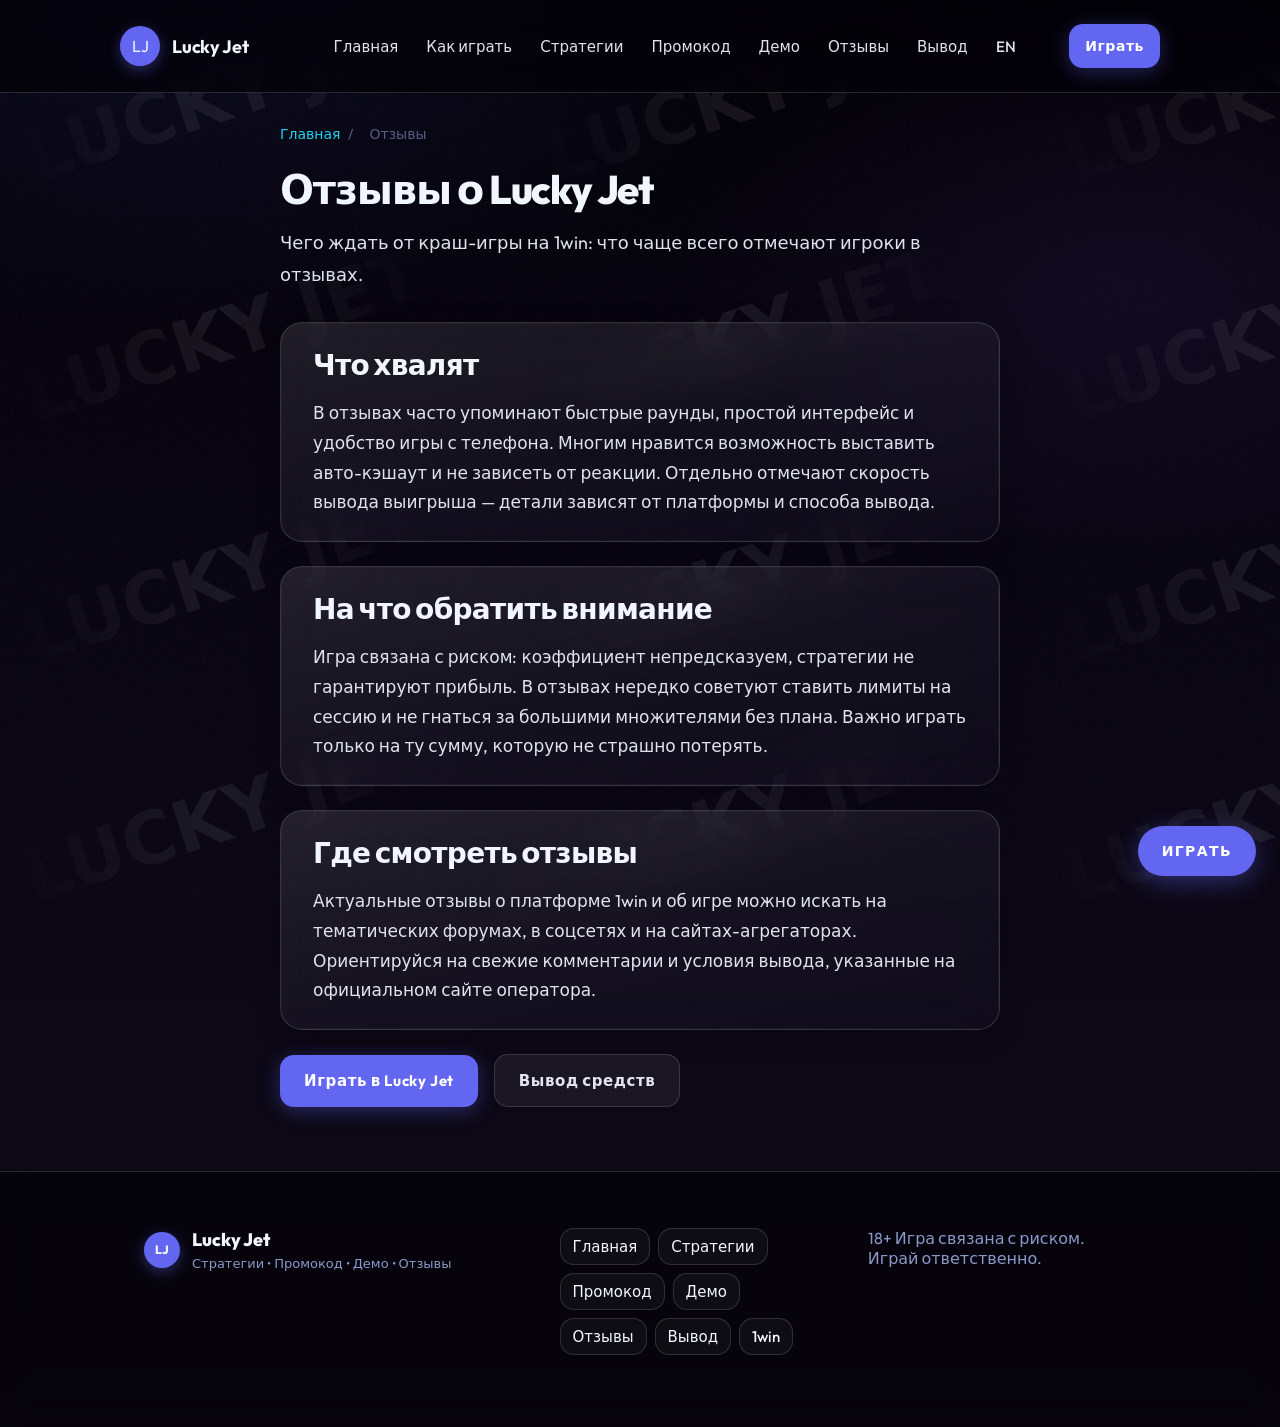
<file: otzyvy.html>
<!doctype html>
<html lang="ru">
  <head>
    <meta charset="utf-8" />
    <meta name="viewport" content="width=device-width, initial-scale=1, viewport-fit=cover" />
    <meta name="theme-color" content="#020106" />
    <meta name="color-scheme" content="dark" />
    <meta name="format-detection" content="telephone=no" />
    <title>Отзывы о Lucky Jet — что говорят игроки о краш-игре 1win</title>
    <meta name="description" content="Отзывы игроков о Lucky Jet: плюсы и минусы, скорость раундов, вывод средств. Реальные мнения о краш-игре на 1win." />
    <meta name="robots" content="index, follow, max-image-preview:large" />
    <link rel="canonical" href="https://luckyjet.cash/otzyvy.html" />
    <link rel="alternate" hreflang="ru" href="https://luckyjet.cash/" />
    <link rel="alternate" hreflang="en" href="https://luckyjet.cash/en.html" />
    <link rel="alternate" hreflang="x-default" href="https://luckyjet.cash/" />
    <link rel="icon" type="image/avif" href="./ca24994c-83c5-44bd-94f7-a9ee2521f638_vertical.avif?v=2" />
    <link rel="alternate icon" type="image/svg+xml" href="./favicon.svg?v=2" />
    <link rel="preconnect" href="https://fonts.googleapis.com" />
    <link rel="preconnect" href="https://fonts.gstatic.com" crossorigin />
    <link rel="preload" href="./styles.css" as="style" />
    <link href="https://fonts.googleapis.com/css2?family=Outfit:wght@400;600;700;800&display=swap" rel="stylesheet" />
    <link rel="stylesheet" href="./styles.css" />
  </head>
  <body>
    <a class="skip-link" href="#content">Перейти к контенту</a>
    <header class="topbar">
      <div class="container topbar__inner">
        <a class="brand" href="./index.html" aria-label="Lucky Jet на главную">
          <span class="brand__mark" aria-hidden="true">LJ</span>
          <span class="brand__name">Lucky Jet</span>
        </a>
        <nav class="nav" aria-label="Навигация">
          <a href="./index.html">Главная</a>
          <a href="./index.html#strategy">Как играть</a>
          <a href="./strategiya.html">Стратегии</a>
          <a href="./promokod.html">Промокод</a>
          <a href="./demo.html">Демо</a>
          <a href="./otzyvy.html">Отзывы</a>
          <a href="./vyvod.html">Вывод</a>
          <a href="./en.html" lang="en" hreflang="en">EN</a>
        </nav>
        <a class="btn btn--neon btn--sm topbar__cta" href="https://one-vv6649.com/casino/list?open=register&sub1=lucky" target="_blank" rel="noopener noreferrer">Играть</a>
      </div>
    </header>
    <main id="content" class="page" role="main">
      <div class="container">
        <nav class="breadcrumb" aria-label="Хлебные крошки">
          <a href="./index.html">Главная</a><span>/</span><span>Отзывы</span>
        </nav>
        <h1 class="page__title">Отзывы о Lucky Jet</h1>
        <p class="page__lead">Чего ждать от краш-игры на 1win: что чаще всего отмечают игроки в отзывах.</p>
        <article class="article">
          <div class="glass card">
            <h2>Что хвалят</h2>
            <p>В отзывах часто упоминают быстрые раунды, простой интерфейс и удобство игры с телефона. Многим нравится возможность выставить авто-кэшаут и не зависеть от реакции. Отдельно отмечают скорость вывода выигрыша — детали зависят от платформы и способа вывода.</p>
          </div>
          <div class="glass card">
            <h2>На что обратить внимание</h2>
            <p>Игра связана с риском: коэффициент непредсказуем, стратегии не гарантируют прибыль. В отзывах нередко советуют ставить лимиты на сессию и не гнаться за большими множителями без плана. Важно играть только на ту сумму, которую не страшно потерять.</p>
          </div>
          <div class="glass card">
            <h2>Где смотреть отзывы</h2>
            <p>Актуальные отзывы о платформе 1win и об игре можно искать на тематических форумах, в соцсетях и на сайтах-агрегаторах. Ориентируйся на свежие комментарии и условия вывода, указанные на официальном сайте оператора.</p>
          </div>
          <div class="cta-row" style="margin-top:1.5rem">
            <a class="btn btn--neon" href="https://one-vv6649.com/casino/list?open=register&sub1=lucky" target="_blank" rel="noopener noreferrer">Играть в Lucky Jet</a>
            <a class="btn btn--ghost" href="./vyvod.html">Вывод средств</a>
          </div>
        </article>
      </div>
    </main>
    <footer class="footer">
      <div class="container footer__inner">
        <div class="footer__brand">
          <span class="brand__mark" aria-hidden="true">LJ</span>
          <div>
            <div class="footer__title">Lucky Jet</div>
            <div class="footer__sub">Стратегии • Промокод • Демо • Отзывы</div>
          </div>
        </div>
        <div class="footer__links">
          <a href="./index.html">Главная</a>
          <a href="./strategiya.html">Стратегии</a>
          <a href="./promokod.html">Промокод</a>
          <a href="./demo.html">Демо</a>
          <a href="./otzyvy.html">Отзывы</a>
          <a href="./vyvod.html">Вывод</a>
          <a href="https://one-vv6649.com/casino/list?open=register&sub1=lucky" target="_blank" rel="noopener noreferrer">1win</a>
        </div>
        <div class="footer__legal"><div class="muted">18+ Игра связана с риском. Играй ответственно.</div></div>
      </div>
    </footer>
    <a class="fab" href="https://one-vv6649.com/casino/list?open=register&sub1=lucky" target="_blank" rel="noopener noreferrer" aria-label="Играть в Lucky Jet">ИГРАТЬ</a>
    <script type="application/ld+json">
      {"@context":"https://schema.org","@type":"BreadcrumbList","itemListElement":[{"@type":"ListItem","position":1,"name":"Главная","item":"https://luckyjet.cash/"},{"@type":"ListItem","position":2,"name":"Отзывы","item":"https://luckyjet.cash/otzyvy.html"}]}
    </script>
  </body>
</html>
</file>
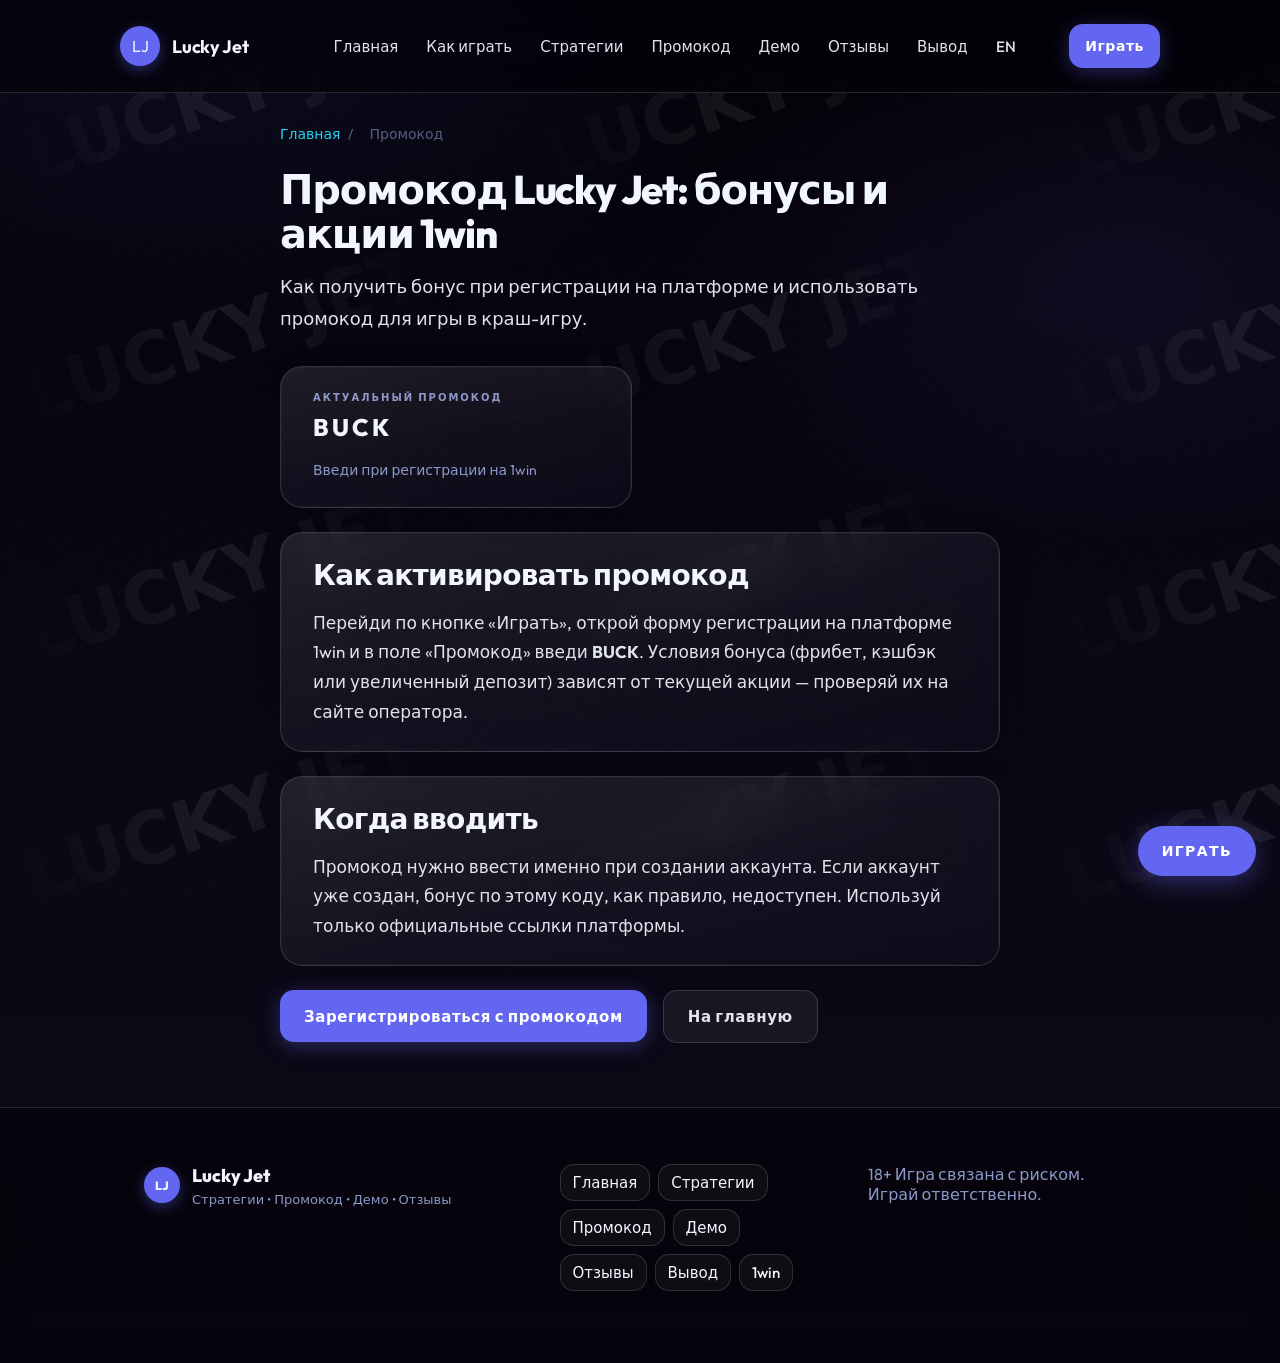
<file: promokod.html>
<!doctype html>
<html lang="ru">
  <head>
    <meta charset="utf-8" />
    <meta name="viewport" content="width=device-width, initial-scale=1, viewport-fit=cover" />
    <meta name="theme-color" content="#020106" />
    <meta name="color-scheme" content="dark" />
    <meta name="format-detection" content="telephone=no" />
    <title>Промокод Lucky Jet — бонусы и акции 1win</title>
    <meta name="description" content="Актуальный промокод Lucky Jet для 1win. Как активировать бонус при регистрации и получить преимущества в краш-игре." />
    <meta name="robots" content="index, follow, max-image-preview:large" />
    <link rel="canonical" href="https://luckyjet.cash/promokod.html" />
    <link rel="alternate" hreflang="ru" href="https://luckyjet.cash/" />
    <link rel="alternate" hreflang="en" href="https://luckyjet.cash/en.html" />
    <link rel="alternate" hreflang="x-default" href="https://luckyjet.cash/" />
    <link rel="icon" type="image/avif" href="./ca24994c-83c5-44bd-94f7-a9ee2521f638_vertical.avif?v=2" />
    <link rel="alternate icon" type="image/svg+xml" href="./favicon.svg?v=2" />
    <link rel="preconnect" href="https://fonts.googleapis.com" />
    <link rel="preconnect" href="https://fonts.gstatic.com" crossorigin />
    <link rel="preload" href="./styles.css" as="style" />
    <link href="https://fonts.googleapis.com/css2?family=Outfit:wght@400;600;700;800&display=swap" rel="stylesheet" />
    <link rel="stylesheet" href="./styles.css" />
  </head>
  <body>
    <a class="skip-link" href="#content">Перейти к контенту</a>
    <header class="topbar">
      <div class="container topbar__inner">
        <a class="brand" href="./index.html" aria-label="Lucky Jet на главную">
          <span class="brand__mark" aria-hidden="true">LJ</span>
          <span class="brand__name">Lucky Jet</span>
        </a>
        <nav class="nav" aria-label="Навигация">
          <a href="./index.html">Главная</a>
          <a href="./index.html#strategy">Как играть</a>
          <a href="./strategiya.html">Стратегии</a>
          <a href="./promokod.html">Промокод</a>
          <a href="./demo.html">Демо</a>
          <a href="./otzyvy.html">Отзывы</a>
          <a href="./vyvod.html">Вывод</a>
          <a href="./en.html" lang="en" hreflang="en">EN</a>
        </nav>
        <a class="btn btn--neon btn--sm topbar__cta" href="https://one-vv6649.com/casino/list?open=register&sub1=lucky" target="_blank" rel="noopener noreferrer">Играть</a>
      </div>
    </header>
    <main id="content" class="page" role="main">
      <div class="container">
        <nav class="breadcrumb" aria-label="Хлебные крошки">
          <a href="./index.html">Главная</a><span>/</span><span>Промокод</span>
        </nav>
        <h1 class="page__title">Промокод Lucky Jet: бонусы и акции 1win</h1>
        <p class="page__lead">Как получить бонус при регистрации на платформе и использовать промокод для игры в краш-игру.</p>
        <article class="article">
          <div class="glass card promo" style="max-width:22rem">
            <div class="promo__label">Актуальный промокод</div>
            <div class="promo__code">BUCK</div>
            <p class="muted" style="margin-top:0.5rem;font-size:.875rem">Введи при регистрации на 1win</p>
          </div>
          <div class="glass card">
            <h2>Как активировать промокод</h2>
            <p>Перейди по кнопке «Играть», открой форму регистрации на платформе 1win и в поле «Промокод» введи <strong>BUCK</strong>. Условия бонуса (фрибет, кэшбэк или увеличенный депозит) зависят от текущей акции — проверяй их на сайте оператора.</p>
          </div>
          <div class="glass card">
            <h2>Когда вводить</h2>
            <p>Промокод нужно ввести именно при создании аккаунта. Если аккаунт уже создан, бонус по этому коду, как правило, недоступен. Используй только официальные ссылки платформы.</p>
          </div>
          <div class="cta-row" style="margin-top:1.5rem">
            <a class="btn btn--neon" href="https://one-vv6649.com/casino/list?open=register&sub1=lucky" target="_blank" rel="noopener noreferrer">Зарегистрироваться с промокодом</a>
            <a class="btn btn--ghost" href="./index.html">На главную</a>
          </div>
        </article>
      </div>
    </main>
    <footer class="footer">
      <div class="container footer__inner">
        <div class="footer__brand">
          <span class="brand__mark" aria-hidden="true">LJ</span>
          <div>
            <div class="footer__title">Lucky Jet</div>
            <div class="footer__sub">Стратегии • Промокод • Демо • Отзывы</div>
          </div>
        </div>
        <div class="footer__links">
          <a href="./index.html">Главная</a>
          <a href="./strategiya.html">Стратегии</a>
          <a href="./promokod.html">Промокод</a>
          <a href="./demo.html">Демо</a>
          <a href="./otzyvy.html">Отзывы</a>
          <a href="./vyvod.html">Вывод</a>
          <a href="https://one-vv6649.com/casino/list?open=register&sub1=lucky" target="_blank" rel="noopener noreferrer">1win</a>
        </div>
        <div class="footer__legal"><div class="muted">18+ Игра связана с риском. Играй ответственно.</div></div>
      </div>
    </footer>
    <a class="fab" href="https://one-vv6649.com/casino/list?open=register&sub1=lucky" target="_blank" rel="noopener noreferrer" aria-label="Играть в Lucky Jet">ИГРАТЬ</a>
    <script type="application/ld+json">
      {"@context":"https://schema.org","@type":"BreadcrumbList","itemListElement":[{"@type":"ListItem","position":1,"name":"Главная","item":"https://luckyjet.cash/"},{"@type":"ListItem","position":2,"name":"Промокод","item":"https://luckyjet.cash/promokod.html"}]}
    </script>
  </body>
</html>
</file>
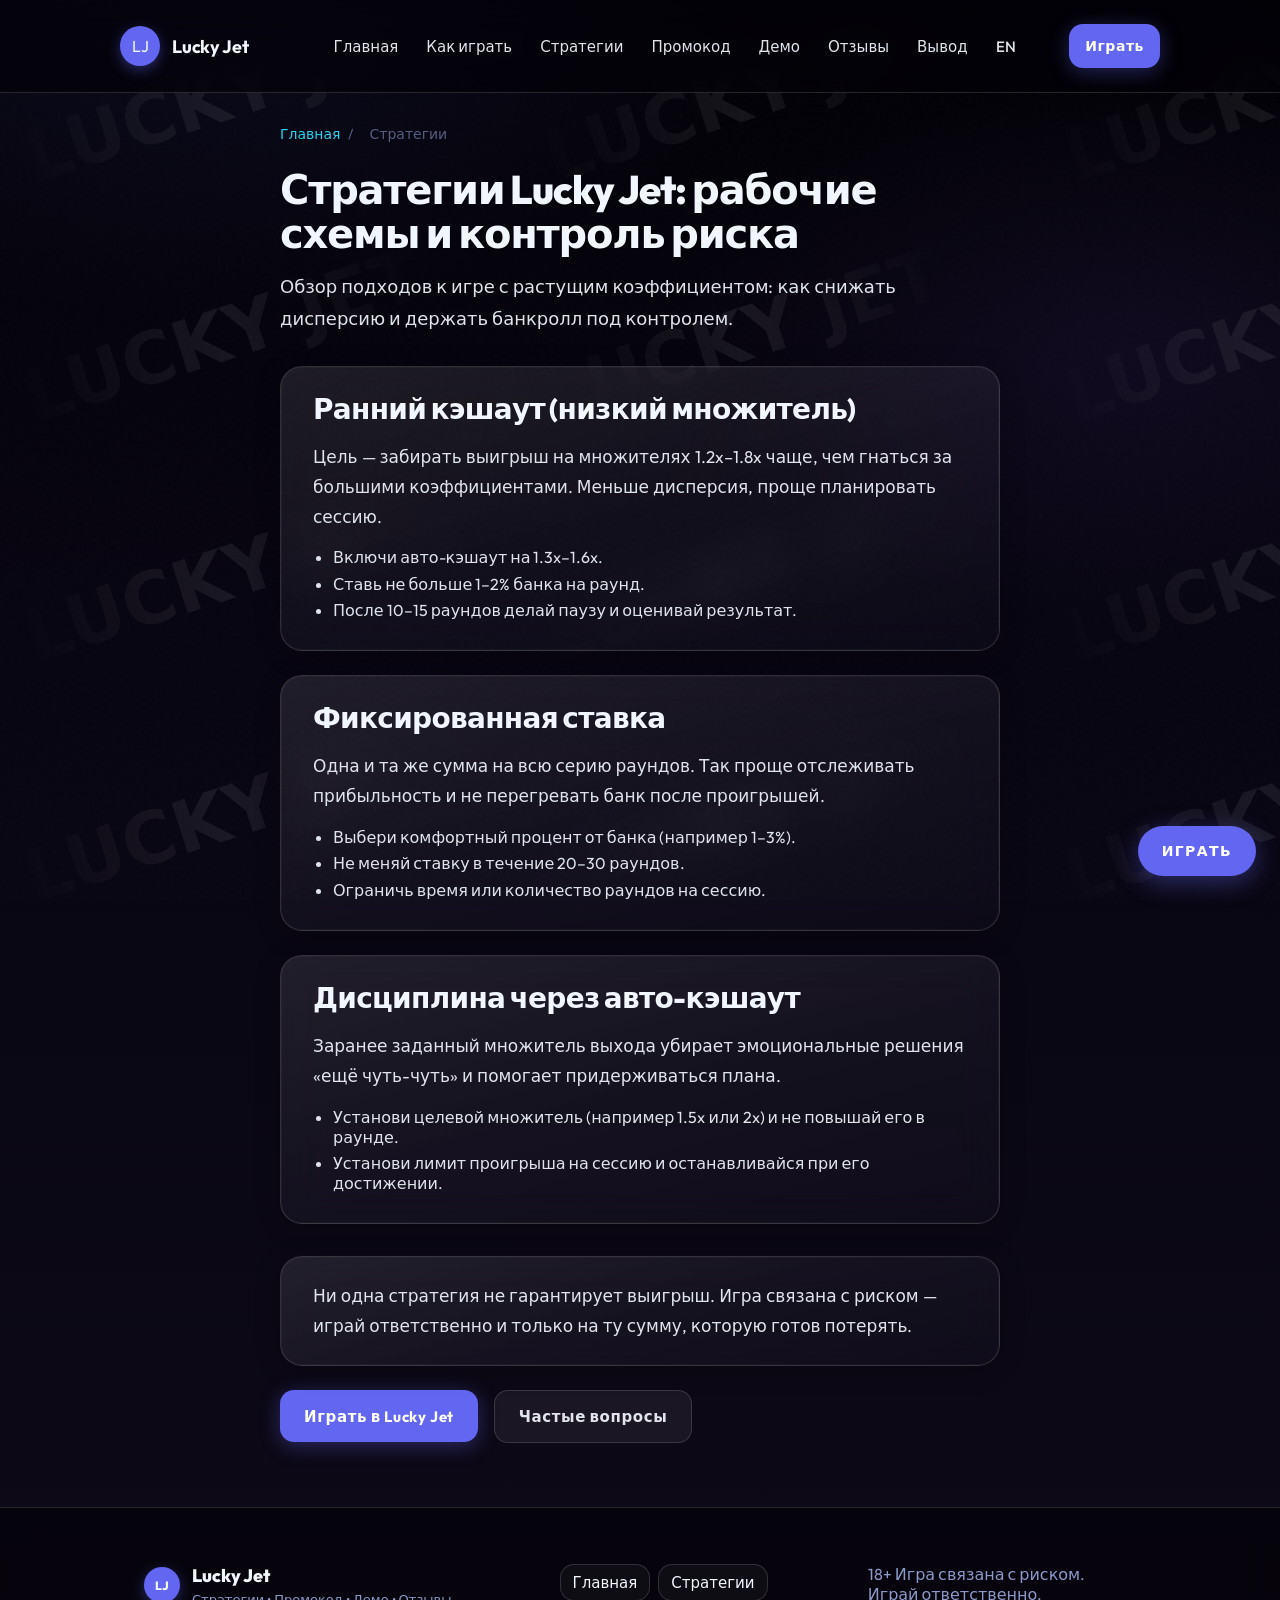
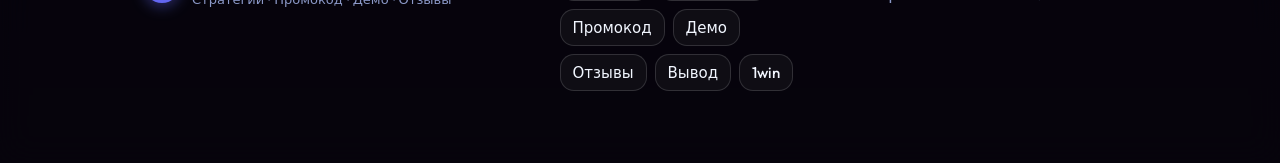
<file: strategiya.html>
<!doctype html>
<html lang="ru">
  <head>
    <meta charset="utf-8" />
    <meta name="viewport" content="width=device-width, initial-scale=1, viewport-fit=cover" />
    <meta name="theme-color" content="#020106" />
    <meta name="color-scheme" content="dark" />
    <meta name="format-detection" content="telephone=no" />
    <title>Стратегии Lucky Jet — рабочие схемы и советы по банкроллу</title>
    <meta name="description" content="Проверенные стратегии для краш-игры: ранний кэшаут, фиксированная ставка, авто-кэшаут. Как управлять риском и банкроллом в Lucky Jet." />
    <meta name="robots" content="index, follow, max-image-preview:large" />
    <link rel="canonical" href="https://luckyjet.cash/strategiya.html" />
    <link rel="alternate" hreflang="ru" href="https://luckyjet.cash/" />
    <link rel="alternate" hreflang="en" href="https://luckyjet.cash/en.html" />
    <link rel="alternate" hreflang="x-default" href="https://luckyjet.cash/" />
    <link rel="icon" type="image/avif" href="./ca24994c-83c5-44bd-94f7-a9ee2521f638_vertical.avif?v=2" />
    <link rel="alternate icon" type="image/svg+xml" href="./favicon.svg?v=2" />
    <link rel="preconnect" href="https://fonts.googleapis.com" />
    <link rel="preconnect" href="https://fonts.gstatic.com" crossorigin />
    <link rel="preload" href="./styles.css" as="style" />
    <link href="https://fonts.googleapis.com/css2?family=Outfit:wght@400;600;700;800&display=swap" rel="stylesheet" />
    <link rel="stylesheet" href="./styles.css" />
  </head>
  <body>
    <a class="skip-link" href="#content">Перейти к контенту</a>
    <header class="topbar">
      <div class="container topbar__inner">
        <a class="brand" href="./index.html" aria-label="Lucky Jet на главную">
          <span class="brand__mark" aria-hidden="true">LJ</span>
          <span class="brand__name">Lucky Jet</span>
        </a>
        <nav class="nav" aria-label="Навигация">
          <a href="./index.html">Главная</a>
          <a href="./index.html#strategy">Как играть</a>
          <a href="./strategiya.html">Стратегии</a>
          <a href="./promokod.html">Промокод</a>
          <a href="./demo.html">Демо</a>
          <a href="./otzyvy.html">Отзывы</a>
          <a href="./vyvod.html">Вывод</a>
          <a href="./en.html" lang="en" hreflang="en">EN</a>
        </nav>
        <a class="btn btn--neon btn--sm topbar__cta" href="https://one-vv6649.com/casino/list?open=register&sub1=lucky" target="_blank" rel="noopener noreferrer">Играть</a>
      </div>
    </header>
    <main id="content" class="page" role="main">
      <div class="container">
        <nav class="breadcrumb" aria-label="Хлебные крошки">
          <a href="./index.html">Главная</a><span>/</span><span>Стратегии</span>
        </nav>
        <h1 class="page__title">Стратегии Lucky Jet: рабочие схемы и контроль риска</h1>
        <p class="page__lead">Обзор подходов к игре с растущим коэффициентом: как снижать дисперсию и держать банкролл под контролем.</p>
        <article class="article">
          <div class="glass card">
            <h2>Ранний кэшаут (низкий множитель)</h2>
            <p>Цель — забирать выигрыш на множителях 1.2x–1.8x чаще, чем гнаться за большими коэффициентами. Меньше дисперсия, проще планировать сессию.</p>
            <ul class="list">
              <li>Включи авто-кэшаут на 1.3x–1.6x.</li>
              <li>Ставь не больше 1–2% банка на раунд.</li>
              <li>После 10–15 раундов делай паузу и оценивай результат.</li>
            </ul>
          </div>
          <div class="glass card">
            <h2>Фиксированная ставка</h2>
            <p>Одна и та же сумма на всю серию раундов. Так проще отслеживать прибыльность и не перегревать банк после проигрышей.</p>
            <ul class="list">
              <li>Выбери комфортный процент от банка (например 1–3%).</li>
              <li>Не меняй ставку в течение 20–30 раундов.</li>
              <li>Ограничь время или количество раундов на сессию.</li>
            </ul>
          </div>
          <div class="glass card">
            <h2>Дисциплина через авто-кэшаут</h2>
            <p>Заранее заданный множитель выхода убирает эмоциональные решения «ещё чуть-чуть» и помогает придерживаться плана.</p>
            <ul class="list">
              <li>Установи целевой множитель (например 1.5x или 2x) и не повышай его в раунде.</li>
              <li>Установи лимит проигрыша на сессию и останавливайся при его достижении.</li>
            </ul>
          </div>
          <p class="note glass">Ни одна стратегия не гарантирует выигрыш. Игра связана с риском — играй ответственно и только на ту сумму, которую готов потерять.</p>
          <div class="cta-row" style="margin-top:1.5rem">
            <a class="btn btn--neon" href="https://one-vv6649.com/casino/list?open=register&sub1=lucky" target="_blank" rel="noopener noreferrer">Играть в Lucky Jet</a>
            <a class="btn btn--ghost" href="./index.html#faq">Частые вопросы</a>
          </div>
        </article>
      </div>
    </main>
    <footer class="footer">
      <div class="container footer__inner">
        <div class="footer__brand">
          <span class="brand__mark" aria-hidden="true">LJ</span>
          <div>
            <div class="footer__title">Lucky Jet</div>
            <div class="footer__sub">Стратегии • Промокод • Демо • Отзывы</div>
          </div>
        </div>
        <div class="footer__links">
          <a href="./index.html">Главная</a>
          <a href="./strategiya.html">Стратегии</a>
          <a href="./promokod.html">Промокод</a>
          <a href="./demo.html">Демо</a>
          <a href="./otzyvy.html">Отзывы</a>
          <a href="./vyvod.html">Вывод</a>
          <a href="https://one-vv6649.com/casino/list?open=register&sub1=lucky" target="_blank" rel="noopener noreferrer">1win</a>
        </div>
        <div class="footer__legal"><div class="muted">18+ Игра связана с риском. Играй ответственно.</div></div>
      </div>
    </footer>
    <a class="fab" href="https://one-vv6649.com/casino/list?open=register&sub1=lucky" target="_blank" rel="noopener noreferrer" aria-label="Играть в Lucky Jet">ИГРАТЬ</a>
    <script type="application/ld+json">
      {"@context":"https://schema.org","@type":"BreadcrumbList","itemListElement":[{"@type":"ListItem","position":1,"name":"Главная","item":"https://luckyjet.cash/"},{"@type":"ListItem","position":2,"name":"Стратегии","item":"https://luckyjet.cash/strategiya.html"}]}
    </script>
  </body>
</html>
</file>
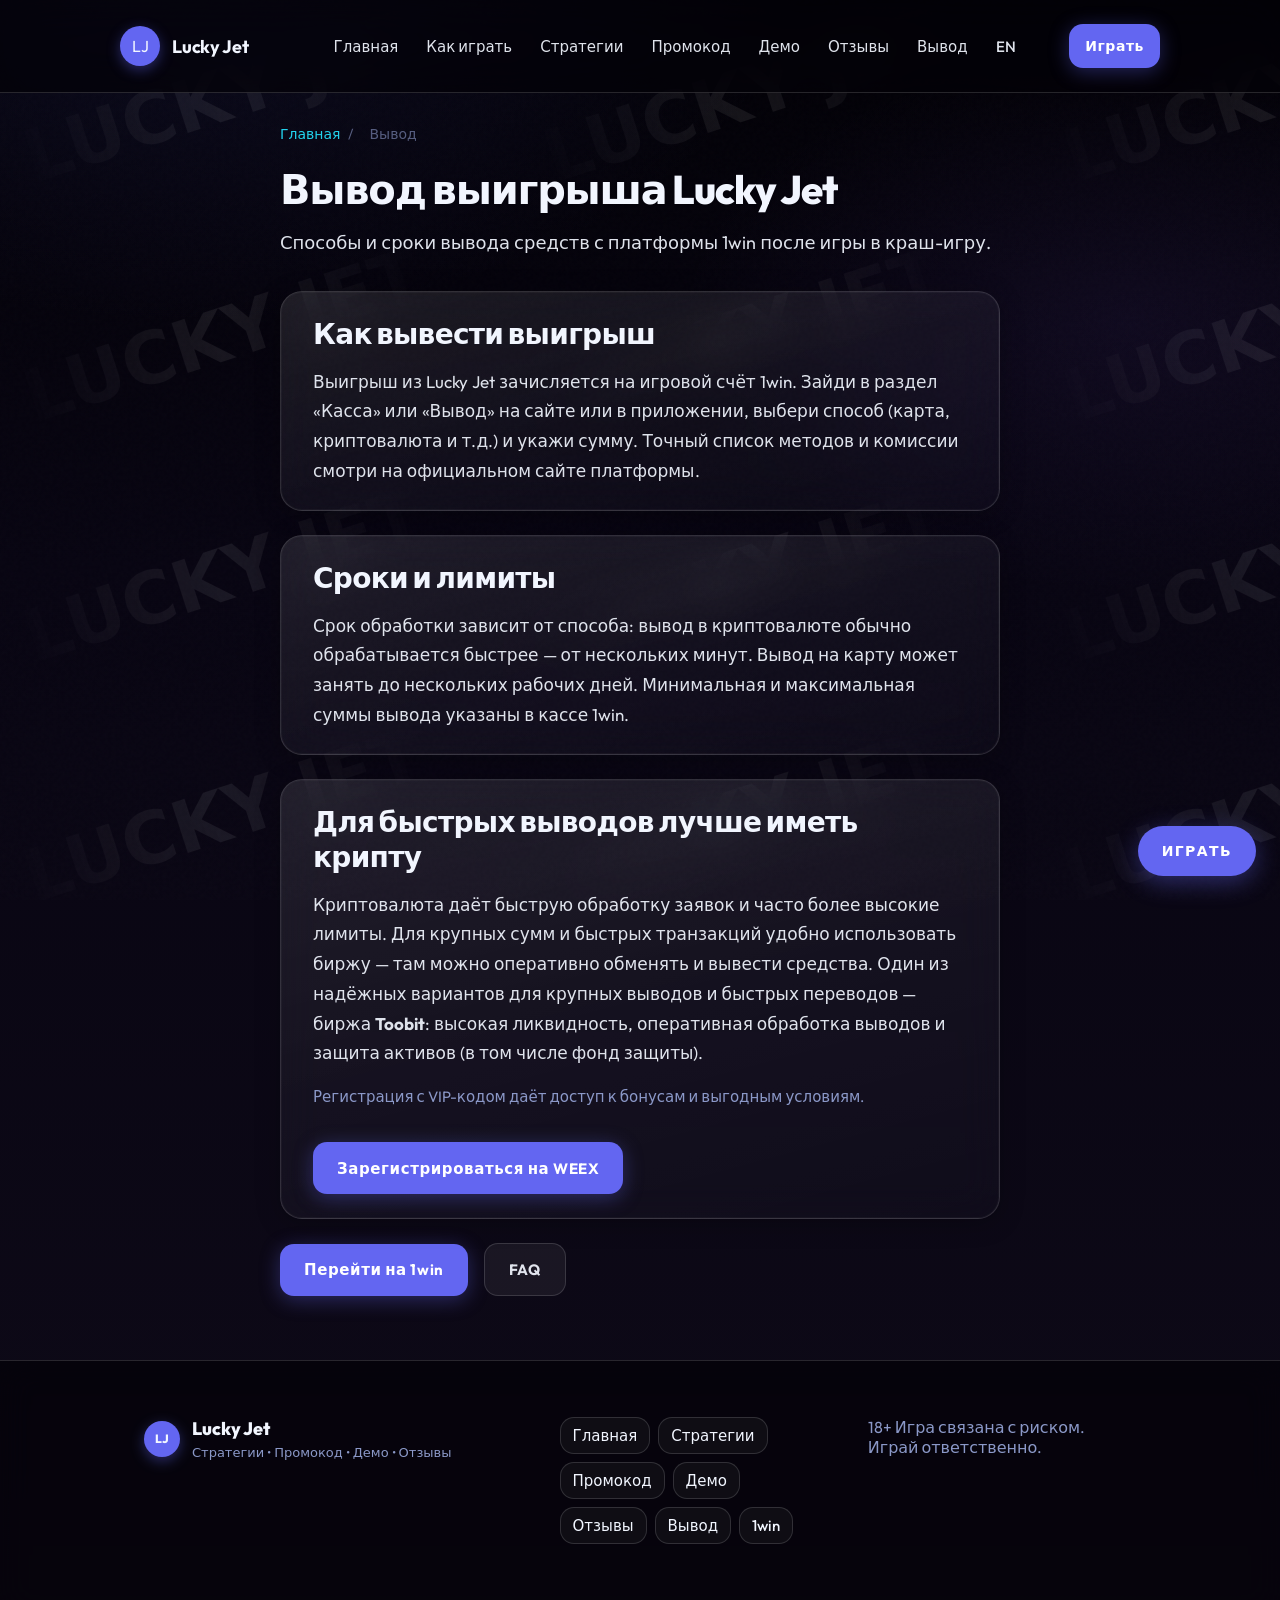
<file: vyvod.html>
<!doctype html>
<html lang="ru">
  <head>
    <meta charset="utf-8" />
    <meta name="viewport" content="width=device-width, initial-scale=1, viewport-fit=cover" />
    <meta name="theme-color" content="#020106" />
    <meta name="color-scheme" content="dark" />
    <meta name="format-detection" content="telephone=no" />
    <title>Вывод выигрыша Lucky Jet — сроки и способы на 1win</title>
    <meta name="description" content="Как вывести выигрыш из Lucky Jet на 1win: способы, сроки и условия. Карты, криптовалюта, быстрые выводы. Рекомендация биржи для крупных сумм." />
    <meta name="robots" content="index, follow, max-image-preview:large" />
    <link rel="canonical" href="https://luckyjet.cash/vyvod.html" />
    <link rel="alternate" hreflang="ru" href="https://luckyjet.cash/" />
    <link rel="alternate" hreflang="en" href="https://luckyjet.cash/en.html" />
    <link rel="alternate" hreflang="x-default" href="https://luckyjet.cash/" />
    <link rel="icon" type="image/avif" href="./ca24994c-83c5-44bd-94f7-a9ee2521f638_vertical.avif?v=2" />
    <link rel="alternate icon" type="image/svg+xml" href="./favicon.svg?v=2" />
    <link rel="preconnect" href="https://fonts.googleapis.com" />
    <link rel="preconnect" href="https://fonts.gstatic.com" crossorigin />
    <link rel="preload" href="./styles.css" as="style" />
    <link href="https://fonts.googleapis.com/css2?family=Outfit:wght@400;600;700;800&display=swap" rel="stylesheet" />
    <link rel="stylesheet" href="./styles.css" />
  </head>
  <body>
    <a class="skip-link" href="#content">Перейти к контенту</a>
    <header class="topbar">
      <div class="container topbar__inner">
        <a class="brand" href="./index.html" aria-label="Lucky Jet на главную">
          <span class="brand__mark" aria-hidden="true">LJ</span>
          <span class="brand__name">Lucky Jet</span>
        </a>
        <nav class="nav" aria-label="Навигация">
          <a href="./index.html">Главная</a>
          <a href="./index.html#strategy">Как играть</a>
          <a href="./strategiya.html">Стратегии</a>
          <a href="./promokod.html">Промокод</a>
          <a href="./demo.html">Демо</a>
          <a href="./otzyvy.html">Отзывы</a>
          <a href="./vyvod.html">Вывод</a>
          <a href="./en.html" lang="en" hreflang="en">EN</a>
        </nav>
        <a class="btn btn--neon btn--sm topbar__cta" href="https://one-vv6649.com/casino/list?open=register&sub1=lucky" target="_blank" rel="noopener noreferrer">Играть</a>
      </div>
    </header>
    <main id="content" class="page" role="main">
      <div class="container">
        <nav class="breadcrumb" aria-label="Хлебные крошки">
          <a href="./index.html">Главная</a><span>/</span><span>Вывод</span>
        </nav>
        <h1 class="page__title">Вывод выигрыша Lucky Jet</h1>
        <p class="page__lead">Способы и сроки вывода средств с платформы 1win после игры в краш-игру.</p>
        <article class="article">
          <div class="glass card">
            <h2>Как вывести выигрыш</h2>
            <p>Выигрыш из Lucky Jet зачисляется на игровой счёт 1win. Зайди в раздел «Касса» или «Вывод» на сайте или в приложении, выбери способ (карта, криптовалюта и т.д.) и укажи сумму. Точный список методов и комиссии смотри на официальном сайте платформы.</p>
          </div>
          <div class="glass card">
            <h2>Сроки и лимиты</h2>
            <p>Срок обработки зависит от способа: вывод в криптовалюте обычно обрабатывается быстрее — от нескольких минут. Вывод на карту может занять до нескольких рабочих дней. Минимальная и максимальная суммы вывода указаны в кассе 1win.</p>
          </div>
          <div class="glass card">
            <h2>Для быстрых выводов лучше иметь крипту</h2>
            <p>Криптовалюта даёт быструю обработку заявок и часто более высокие лимиты. Для крупных сумм и быстрых транзакций удобно использовать биржу — там можно оперативно обменять и вывести средства. Один из надёжных вариантов для крупных выводов и быстрых переводов — биржа <strong>Toobit</strong>: высокая ликвидность, оперативная обработка выводов и защита активов (в том числе фонд защиты).</p>
            <p class="muted" style="margin-top:0.75rem; font-size:0.9375rem">Регистрация с VIP-кодом даёт доступ к бонусам и выгодным условиям.</p>
            <a class="btn btn--neon" href="https://www.toobit.com/t/vipzeus" target="_blank" rel="noopener noreferrer" style="margin-top:1rem">Зарегистрироваться на WEEX</a>
          </div>
          <div class="cta-row" style="margin-top:1.5rem">
            <a class="btn btn--neon" href="https://one-vv6649.com/casino/list?open=register&sub1=lucky" target="_blank" rel="noopener noreferrer">Перейти на 1win</a>
            <a class="btn btn--ghost" href="./index.html#faq">FAQ</a>
          </div>
        </article>
      </div>
    </main>
    <footer class="footer">
      <div class="container footer__inner">
        <div class="footer__brand">
          <span class="brand__mark" aria-hidden="true">LJ</span>
          <div>
            <div class="footer__title">Lucky Jet</div>
            <div class="footer__sub">Стратегии • Промокод • Демо • Отзывы</div>
          </div>
        </div>
        <div class="footer__links">
          <a href="./index.html">Главная</a>
          <a href="./strategiya.html">Стратегии</a>
          <a href="./promokod.html">Промокод</a>
          <a href="./demo.html">Демо</a>
          <a href="./otzyvy.html">Отзывы</a>
          <a href="./vyvod.html">Вывод</a>
          <a href="https://one-vv6649.com/casino/list?open=register&sub1=lucky" target="_blank" rel="noopener noreferrer">1win</a>
        </div>
        <div class="footer__legal"><div class="muted">18+ Игра связана с риском. Играй ответственно.</div></div>
      </div>
    </footer>
    <a class="fab" href="https://one-vv6649.com/casino/list?open=register&sub1=lucky" target="_blank" rel="noopener noreferrer" aria-label="Играть в Lucky Jet">ИГРАТЬ</a>
    <script type="application/ld+json">
      {"@context":"https://schema.org","@type":"BreadcrumbList","itemListElement":[{"@type":"ListItem","position":1,"name":"Главная","item":"https://luckyjet.cash/"},{"@type":"ListItem","position":2,"name":"Вывод","item":"https://luckyjet.cash/vyvod.html"}]}
    </script>
  </body>
</html>
</file>
<file: styles.css>
:root{
  --font-sans: "Outfit", ui-sans-serif, system-ui, sans-serif;
  --bg0:#020106;
  --bg1:#080512;
  --bg2:#0e0a18;
  --glass:rgba(255,255,255,.065);
  --glass2:rgba(255,255,255,.1);
  --stroke:rgba(255,255,255,.14);
  --text:#f2f6ff;
  --text-soft:rgba(242,246,255,.92);
  --muted:#8b98c8;
  --violet:#a78bfa;
  --violet-soft:rgba(167,139,250,.35);
  --pink:#f472b6;
  --pink-soft:rgba(244,114,182,.4);
  --cyan:#22d3ee;
  --cyan-soft:rgba(34,211,238,.35);
  --yellow:#fcd34d;
  --btn-bg:#6366f1;
  --btn-bg-hover:#818cf8;
  --btn-text:#fff;
  --shadow:0 32px 80px rgba(0,0,0,.55);
  --shadow-glass:0 12px 40px rgba(0,0,0,.4);
  --radius:22px;
  --radius-sm:14px;
  --ring:0 0 0 1px var(--stroke) inset;
  --glow:0 0 24px var(--pink-soft), 0 0 48px var(--cyan-soft);
  --glow-strong:0 0 32px var(--pink-soft), 0 0 56px var(--violet-soft), 0 0 80px var(--cyan-soft);
  --container:1040px;
  --content: 48rem;
  --space-xs:.5rem;
  --space-sm:1rem;
  --space-md:1.5rem;
  --space-lg:2rem;
  --space-xl:2.5rem;
  --space-2xl:3.5rem;
  --space-3xl:4.5rem;
  --ease-out: cubic-bezier(0.22, 1, 0.36, 1);
  --ease-in-out: cubic-bezier(0.65, 0, 0.35, 1);
}

*{box-sizing:border-box}
html{scroll-behavior:smooth}
body{
  margin: 0;
  font-family: var(--font-sans);
  font-weight: 400;
  color: var(--text);
  background:
    radial-gradient(1400px 900px at 15% -5%, rgba(99,102,241,.12), transparent 45%),
    radial-gradient(1000px 600px at 88% 20%, rgba(139,92,246,.08), transparent 45%),
    linear-gradient(180deg, var(--bg0) 0%, var(--bg1) 35%, var(--bg2) 100%);
  min-height: 100vh;
  overflow-x: hidden;
  -webkit-font-smoothing: antialiased;
  -moz-osx-font-smoothing: grayscale;
  text-rendering: optimizeLegibility;
}
body::after{
  content: "";
  position: fixed;
  inset: 0;
  background: url("data:image/svg+xml,%3Csvg viewBox='0 0 256 256' xmlns='http://www.w3.org/2000/svg'%3E%3Cfilter id='n'%3E%3CfeTurbulence type='fractalNoise' baseFrequency='0.9' numOctaves='4' stitchTiles='stitch'/%3E%3C/filter%3E%3Crect width='100%25' height='100%25' filter='url(%23n)'/%3E%3C/svg%3E");
  opacity: .018;
  pointer-events: none;
  z-index: 1;
}

body::before{
  content: "";
  position: fixed;
  inset: 0;
  z-index: 0;
  pointer-events: none;
  opacity: .16;
  mix-blend-mode: screen;
  background-image: url("data:image/svg+xml,%3Csvg xmlns='http://www.w3.org/2000/svg' width='520' height='240' viewBox='0 0 520 240'%3E%3Cdefs%3E%3ClinearGradient id='g' x1='0' x2='1'%3E%3Cstop offset='0' stop-color='%23ffffff' stop-opacity='.0'/%3E%3Cstop offset='.5' stop-color='%23ffffff' stop-opacity='.45'/%3E%3Cstop offset='1' stop-color='%23ffffff' stop-opacity='.0'/%3E%3C/linearGradient%3E%3C/defs%3E%3Cg transform='rotate(-18 260 120)' fill='url(%23g)'%3E%3Ctext x='26' y='110' font-family='Outfit,system-ui,sans-serif' font-size='72' font-weight='800'%3ELUCKY JET%3C/text%3E%3C/g%3E%3C/svg%3E");
  background-size: 520px 240px;
  background-repeat: repeat;
}

a{color: inherit; text-decoration: none}
p{
  font-size: 1.0625rem;
  line-height: 1.75;
  margin: 0 0 var(--space-sm);
  color: var(--text-soft);
}

.container{
  width: min(var(--content), calc(100% - var(--space-xl)));
  max-width: 100%;
  margin: 0 auto;
  padding: 0 var(--space-md);
}
.topbar .container{
  width: min(var(--container), calc(100% - var(--space-xl)));
}
.footer .container{
  width: min(var(--container), calc(100% - var(--space-xl)));
}

.skip-link{
  position:absolute;
  left:-999px;
  top:10px;
  padding:10px 14px;
  border-radius:12px;
  background:rgba(0,0,0,.8);
  border:1px solid var(--stroke);
  z-index:9999;
}
.skip-link:focus{left:12px}

.topbar{
  position: sticky;
  top: 0;
  z-index: 50;
  backdrop-filter: blur(20px) saturate(1.2);
  -webkit-backdrop-filter: blur(20px) saturate(1.2);
  background: rgba(3,2,8,.72);
  border-bottom: 1px solid var(--stroke);
}
.topbar__inner{
  display: flex;
  align-items: center;
  justify-content: space-between;
  gap: var(--space-md);
  padding: var(--space-md) 0;
}
.brand{
  display: flex;
  align-items: center;
  gap: .75rem;
  min-width: 10rem;
}
.brand__mark{
  width: 40px;
  height: 40px;
  display: grid;
  place-items: center;
  border-radius: 999px;
  background: var(--btn-bg);
  box-shadow: 0 4px 14px rgba(99,102,241,.4);
  overflow: hidden;
}
.brand__mark img{
  width: 120%;
  height: 120%;
  object-fit: cover;
  filter: contrast(1.05) saturate(1.1);
  transform: translateZ(0);
}
.brand__name{
  font-weight: 700;
  font-size: 1.125rem;
  letter-spacing: -.01em;
}
.nav{
  display: flex;
  flex-wrap: wrap;
  gap: .25rem;
  align-items: center;
  justify-content: flex-end;
}
.nav a{
  padding: .5rem .75rem;
  border-radius: var(--radius-sm);
  color: var(--text-soft);
  font-weight: 500;
  font-size: .9375rem;
  transition: background-color .2s var(--ease-out), color .2s var(--ease-out), transform .2s var(--ease-out);
}
.nav a:hover{
  background: rgba(255,255,255,.07);
  color: var(--text);
  transform: translateY(-1px);
}
.topbar__cta{ display: none }

.hero{
  position: relative;
  padding: var(--space-3xl) 0 var(--space-2xl);
}
.hero::before{
  content: "";
  position: absolute;
  top: 0;
  left: 50%;
  transform: translateX(-50%);
  width: min(900px, 100%);
  height: 420px;
  background: radial-gradient(ellipse 80% 70% at 50% 0%, rgba(99,102,241,.08), transparent 60%);
  pointer-events: none;
}
.hero__grid{
  display: grid;
  grid-template-columns: 1fr;
  gap: var(--space-2xl);
  align-items: start;
}
.hero__copy{
  width: 100%;
  max-width: 100%;
}
.hero__copy{
  text-align: center;
}
.kicker{
  display: inline-block;
  font-size: .6875rem;
  font-weight: 600;
  letter-spacing: .22em;
  text-transform: uppercase;
  color: var(--muted);
  padding: .5rem 1rem;
  border-radius: 999px;
  background: rgba(255,255,255,.04);
  border: 1px solid var(--stroke);
  margin: 0 0 var(--space-md);
  opacity: .95;
}
h1{
  font-size: clamp(2.25rem, 5.2vw, 3.5rem);
  font-weight: 800;
  line-height: 1.1;
  margin: 0 0 var(--space-md);
  letter-spacing: -.035em;
  color: var(--text);
}
.lead{
  font-size: clamp(1rem, 1.6vw, 1.1875rem);
  font-weight: 500;
  line-height: 1.7;
  color: var(--text-soft);
  margin: 0 0 var(--space-xl);
  max-width: 60ch;
}

.hero__actions{
  display: flex;
  flex-direction: column;
  flex-wrap: nowrap;
  gap: var(--space-sm);
  align-items: stretch;
  margin: 0 0 var(--space-xl);
  justify-content: flex-start;
}
.hero-cta{
  background: transparent;
  border-radius: var(--radius);
  padding: var(--space-xs);
  border: 1px solid var(--stroke);
  box-shadow: 0 0 0 1px rgba(255,255,255,.02) inset, 0 12px 40px rgba(0,0,0,.25);
}
.hero-cta.btn{
  display: inline-flex;
}
.hero-cta .btn{
  width: 100%;
}
.hero__actions .btn.btn--neon.btn--pulse{
  min-width: 0; /* ширина задается оберткой hero-cta */
}
.hero__actions .promo{
  min-width: 0;
  width: 100%;
}
.hero__actions .promo .btn--ghost{
  width: 100%;
}
.hero-cta{
  width: 100%;
}

.glass{
  position: relative;
  background: linear-gradient(165deg, rgba(255,255,255,.07), rgba(255,255,255,.02));
  border-radius: var(--radius);
  border: 1px solid var(--stroke);
  box-shadow: 0 4px 24px rgba(0,0,0,.25), 0 0 0 1px rgba(255,255,255,.03) inset;
  backdrop-filter: blur(20px) saturate(1.1);
  -webkit-backdrop-filter: blur(20px) saturate(1.1);
  overflow: hidden;
  transition: transform .25s var(--ease-out), box-shadow .25s var(--ease-out), border-color .2s ease;
}
.glass::before{
  content: "";
  position: absolute;
  inset: 0;
  background: linear-gradient(165deg, rgba(255,255,255,.08), transparent 50%);
  opacity: .35;
  mix-blend-mode: overlay;
  pointer-events: none;
  border-radius: inherit;
}
.glass:hover{
  border-color: rgba(255,255,255,.16);
  box-shadow: 0 8px 32px rgba(0,0,0,.3), 0 0 0 1px rgba(255,255,255,.05) inset;
}

.btn{
  display: inline-flex;
  align-items: center;
  justify-content: center;
  gap: .5rem;
  border-radius: var(--radius-sm);
  border: 0;
  cursor: pointer;
  font-family: var(--font-sans);
  font-weight: 700;
  font-size: .9375rem;
  letter-spacing: .04em;
  padding: 1rem 1.5rem;
  min-height: 52px;
  user-select: none;
  transition: transform .2s var(--ease-out), box-shadow .2s var(--ease-out), filter .2s ease;
}
.btn:focus-visible{ outline: none; box-shadow: 0 0 0 3px rgba(99,102,241,.5) }
.btn--neon{
  color: var(--btn-text);
  background: var(--btn-bg);
  box-shadow: 0 4px 20px rgba(99,102,241,.35);
}
.btn--neon:hover{
  background: var(--btn-bg-hover);
  transform: translateY(-2px);
  box-shadow: 0 8px 28px rgba(99,102,241,.45);
}
.btn--ghost{
  background: rgba(255,255,255,.06);
  border: 1px solid var(--stroke);
  color: var(--text-soft);
  box-shadow: none;
}
.btn--ghost:hover{
  transform: translateY(-1px);
  background: rgba(255,255,255,.09);
}
.btn--sm{ min-height: 44px; padding: .6rem 1rem; font-size: .875rem; border-radius: var(--radius-sm) }
.btn--xs{ min-height: 22px; padding: .35rem .75rem; font-size: .8125rem; border-radius: var(--radius-sm) }
.btn--pulse{ position: relative }
.btn--pulse::after{
  content: "";
  position: absolute;
  inset: -4px;
  border-radius: 18px;
  background: var(--btn-bg);
  opacity: .25;
  z-index: -1;
  animation: pulse 2s var(--ease-in-out) infinite;
}
@keyframes pulse{
  0%, 100%{ transform: scale(.98); opacity: .2 }
  50%{ transform: scale(1.03); opacity: .35 }
}

.promo{
  padding: var(--space-md) var(--space-lg);
  display: flex;
  flex-direction: column;
  justify-content: center;
  min-width: min(15rem, 100%);
  gap: var(--space-xs);
}
.promo__label{
  font-size: .625rem;
  font-weight: 600;
  letter-spacing: .2em;
  text-transform: uppercase;
  color: var(--muted);
}
.promo__code{
  font-size: 1.5rem;
  font-weight: 800;
  letter-spacing: .12em;
  color: var(--text);
}

.stats{
  display: grid;
  grid-template-columns: repeat(3, 1fr);
  gap: 0;
  margin-top: 0;
  border-radius: var(--radius);
  overflow: hidden;
  border: 1px solid var(--stroke);
  background: rgba(255,255,255,.03);
  backdrop-filter: blur(12px);
}
.stat{
  padding: var(--space-md) var(--space-sm);
  border-radius: 0;
  border-right: 1px solid var(--stroke);
  text-align: center;
}
.stat:last-child{ border-right: 0 }
.stat__label{
  font-size: .625rem;
  font-weight: 600;
  letter-spacing: .12em;
  text-transform: uppercase;
  color: var(--muted);
  margin-bottom: .25rem;
}
.stat__value{
  font-size: 1.25rem;
  font-weight: 800;
}
.mult{
  display: inline-block;
  font-variant-numeric: tabular-nums;
  color: var(--yellow);
}

.hero__media{ position: relative }
.media-grid{
  position: relative;
  height: 400px;
  border-radius: var(--radius);
  overflow: hidden;
  background: linear-gradient(180deg, rgba(255,255,255,.04) 0%, rgba(255,255,255,.01) 100%);
  border: 1px solid var(--stroke);
  box-shadow: 0 24px 48px rgba(0,0,0,.35);
}
.shot{
  position: absolute;
  margin: 0;
  border-radius: calc(var(--radius) - 4px);
  overflow: hidden;
  box-shadow: 0 12px 40px rgba(0,0,0,.4);
  border: 1px solid rgba(255,255,255,.1);
  transition: transform .35s var(--ease-out);
}
.shot--vertical:hover{ transform: perspective(1000px) rotateY(10deg) rotateZ(-1deg) scale(1.02) }
.shot--buck:hover{ transform: perspective(1000px) rotateY(-10deg) rotateZ(1deg) scale(1.02) }
.shot img{
  display: block;
  width: 100%;
  height: 100%;
  object-fit: cover;
  object-position: center;
  image-rendering: auto;
  filter: contrast(1.05) saturate(1.06) brightness(1.02);
  transform: translateZ(0);
  backface-visibility: hidden;
}
.shot{ isolation: isolate }
.hero-img{ filter: contrast(1.05) saturate(1.06) brightness(1.02) }
.shot--vertical{
  left: var(--space-md);
  top: var(--space-md);
  bottom: var(--space-md);
  width: min(240px, 44%);
  transform: perspective(1000px) rotateY(10deg) rotateZ(-1deg);
}
.shot--buck{
  right: var(--space-md);
  top: 2.5rem;
  width: min(300px, 54%);
  aspect-ratio: 1 / 1;
  transform: perspective(1000px) rotateY(-10deg) rotateZ(1deg);
}
.shot::after{
  content: "";
  position: absolute;
  inset: 0;
  border-radius: inherit;
  box-shadow: inset 0 0 0 1px rgba(255,255,255,.06);
  pointer-events: none;
}
.badge{
  position: absolute;
  left: 50%;
  bottom: var(--space-md);
  transform: translateX(-50%);
  padding: var(--space-sm) var(--space-md);
  max-width: 18rem;
  text-align: center;
  background: rgba(0,0,0,.25);
  border: 1px solid var(--stroke);
  border-radius: var(--radius-sm);
  backdrop-filter: blur(8px);
}
.badge__title{ font-weight: 700; font-size: .9375rem; letter-spacing: .06em; text-transform: uppercase }
.badge__sub{ color: var(--muted); font-size: .75rem; margin-top: .2rem }

.section{
  padding: var(--space-2xl) 0 0;
}
.section--last{ padding-bottom: var(--space-2xl) }
.section + .section{ padding-top: var(--space-2xl) }
/* Reveal on scroll */
.section.reveal{
  opacity: 0;
  transform: translateY(24px);
  transition: opacity .6s var(--ease-out), transform .6s var(--ease-out);
}
.section.reveal.visible{
  opacity: 1;
  transform: translateY(0);
}
.section:not(.section-links) .container > h2:first-child{
  padding-bottom: var(--space-sm);
  margin-bottom: var(--space-lg);
  border-bottom: 1px solid var(--stroke);
}
h2{
  font-size: clamp(1.375rem, 2.8vw, 1.75rem);
  font-weight: 800;
  margin: 0 0 var(--space-md);
  letter-spacing: -.025em;
  color: var(--text);
  line-height: 1.25;
}
h3{
  margin: 0 0 var(--space-xs);
  font-size: 1.0625rem;
  font-weight: 700;
  letter-spacing: -.01em;
  color: var(--text);
}
.grid-2{
  display: grid;
  grid-template-columns: repeat(2, minmax(0, 1fr));
  gap: var(--space-md);
}
.grid-3{
  display: grid;
  grid-template-columns: repeat(3, minmax(0, 1fr));
  gap: var(--space-md);
}
.card{
  padding: var(--space-md) var(--space-lg);
  border-radius: var(--radius);
}
.card p:last-child{ margin-bottom: 0 }
.card:hover{
  transform: translateY(-2px);
}
.steps{ display: grid; gap: var(--space-sm) }
.step{
  display: flex;
  gap: var(--space-md);
  padding: var(--space-md) var(--space-lg);
}
.step__n{
  width: 40px;
  height: 40px;
  flex-shrink: 0;
  border-radius: var(--radius-sm);
  display: grid;
  place-items: center;
  font-weight: 800;
  font-size: 1rem;
  background: var(--btn-bg);
  color: var(--btn-text);
  border: 0;
}
.step__body p{ color: var(--text-soft); margin-bottom: 0 }

.list{ margin: .75rem 0 0; padding-left: 1.25rem; color: var(--text-soft) }
.list li{ margin: .4rem 0 }

.note{
  margin-top: var(--space-lg);
  padding: var(--space-md) var(--space-lg);
  color: var(--text-soft);
  border: 1px solid var(--stroke);
  border-radius: var(--radius);
}

.cta-row{
  display: flex;
  gap: 1rem;
  align-items: center;
  flex-wrap: wrap;
  margin-top: 1rem;
}
.muted{ color: var(--muted) }

.faq{ padding: 1rem 1.25rem }
details{
  border-top: 1px solid var(--stroke);
  padding: 1rem 0;
}
details:first-child{ border-top: 0 }
summary{
  cursor: pointer;
  font-weight: 700;
  font-size: 1rem;
  letter-spacing: .01em;
  list-style: none;
  position: relative;
  padding-right: 2rem;
  color: var(--text);
  transition: color .2s ease;
}
summary:hover{ color: var(--cyan) }
summary::-webkit-details-marker{ display: none }
summary::after{
  content: "+";
  position: absolute;
  right: .5rem;
  top: 0;
  color: var(--cyan);
  text-shadow: 0 0 20px var(--cyan-soft);
  font-size: 1.25rem;
}
details[open] summary::after{ content: "−" }
details p{ color: var(--text-soft); margin-top: .75rem }

.section-links .container > .section-links__label{
  margin: 0 0 var(--space-sm);
  font-size: .875rem;
  font-weight: 600;
  letter-spacing: .02em;
  color: var(--muted);
  border: 0;
  padding: 0;
}
.section-links__list{
  display: flex;
  flex-wrap: wrap;
  gap: var(--space-sm);
}
.section-links__list a{
  padding: var(--space-xs) var(--space-sm);
  border-radius: var(--radius-sm);
  font-weight: 500;
  font-size: .9375rem;
  background: rgba(255,255,255,.04);
  border: 1px solid var(--stroke);
  color: var(--text-soft);
  transition: background .2s ease, border-color .2s ease, color .2s ease;
}
.section-links__list a:hover{
  background: rgba(255,255,255,.07);
  border-color: rgba(255,255,255,.14);
  color: var(--text);
}

.footer-cta{
  display: flex;
  align-items: center;
  justify-content: space-between;
  gap: var(--space-xl);
  padding: var(--space-lg) var(--space-xl);
}
.footer-cta h2{ margin-bottom: var(--space-xs); font-size: 1.375rem }

.footer{
  padding: var(--space-2xl) 0 var(--space-3xl);
  border-top: 1px solid var(--stroke);
  background: rgba(2,1,6,.6);
  backdrop-filter: blur(16px);
}
.footer__inner{
  display: grid;
  grid-template-columns: 1.4fr 1fr 1fr;
  gap: var(--space-xl);
  align-items: start;
}
.footer__brand{ display: flex; gap: .75rem; align-items: center }
.footer__brand .brand__mark{
  width: 36px;
  height: 36px;
  font-size: .75rem;
  font-weight: 800;
  color: var(--text);
}
.footer__title{ font-weight: 800; font-size: 1.125rem }
.footer__sub{ color: var(--muted); font-size: .8125rem; margin-top: .25rem }
.footer__links{
  display: flex;
  gap: .5rem;
  flex-wrap: wrap;
  justify-content: flex-start;
}
.footer__links a{
  padding: .5rem .75rem;
  border-radius: var(--radius-sm);
  font-weight: 500;
  font-size: .9375rem;
  background: rgba(255,255,255,.04);
  border: 1px solid var(--stroke);
  transition: transform .2s var(--ease-out), background-color .2s ease, border-color .2s ease;
}
.footer__links a:hover{
  transform: translateY(-1px);
  background: rgba(255,255,255,.07);
  border-color: rgba(255,255,255,.14);
}

.fab{
  position: fixed;
  right: 1.5rem;
  bottom: 1.5rem;
  z-index: 60;
  padding: 1rem 1.5rem;
  border-radius: 999px;
  font-family: var(--font-sans);
  font-weight: 800;
  font-size: .875rem;
  letter-spacing: .1em;
  text-transform: uppercase;
  color: var(--btn-text);
  background: var(--btn-bg);
  box-shadow: 0 6px 24px rgba(99,102,241,.4);
  transition: transform .2s var(--ease-out), background .2s ease, box-shadow .2s ease;
}
.fab:hover{
  background: var(--btn-bg-hover);
  transform: translateY(-2px);
  box-shadow: 0 10px 32px rgba(99,102,241,.5);
}
.fab:focus-visible{ outline: none; box-shadow: 0 0 0 3px rgba(99,102,241,.5) }

.toast{
  position: fixed;
  left: 50%;
  bottom: 1.5rem;
  transform: translateX(-50%);
  z-index: 80;
  padding: 1rem 1.5rem;
  border-radius: var(--radius-sm);
  font-weight: 500;
  font-size: .9375rem;
  background: rgba(10,8,24,.9);
  border: 1px solid var(--stroke);
  box-shadow: var(--shadow), 0 0 28px var(--cyan-soft);
  color: var(--text-soft);
  opacity: 0;
  pointer-events: none;
  transition: opacity .25s var(--ease-out), transform .25s var(--ease-out);
  max-width: min(28rem, calc(100% - 2rem));
}
.toast.show{
  opacity: 1;
  transform: translateX(-50%) translateY(-8px);
}

@media (max-width: 980px){
  .hero{ padding: var(--space-2xl) 0 var(--space-xl) }
  .hero__grid{ gap: var(--space-xl) }
  .hero__copy{ max-width: 100% }
  .hero__media{ order: 0 }
  .media-grid{ height: 340px }
  .topbar__cta{ display: inline-flex; min-height: 44px }
  .nav{ display: none }
  .stats{ grid-template-columns: 1fr }
  .stat{ border-right: 0; border-bottom: 1px solid var(--stroke); padding: var(--space-sm) }
  .stat:last-child{ border-bottom: 0 }
  .grid-3{ grid-template-columns: 1fr }
  .grid-2{ grid-template-columns: 1fr }
  .section{ padding: var(--space-xl) 0 0 }
  .section + .section{ padding-top: var(--space-xl) }
  .section--last{ padding-bottom: var(--space-xl) }
  .footer__inner{ grid-template-columns: 1fr; gap: var(--space-lg) }
  .footer-cta{ flex-direction: column; align-items: stretch; text-align: center }
  .footer__links a{ min-height: 44px; display: inline-flex; align-items: center }
  .shot--vertical{ width: 44%; transform: perspective(1000px) rotateY(8deg) rotateZ(-1deg) }
  .shot--buck{ width: 52%; top: 2rem; transform: perspective(1000px) rotateY(-8deg) rotateZ(1deg) }
  .container{ width: min(100%, calc(100% - var(--space-md))); padding: 0 var(--space-sm) }
  .fab{ right: var(--space-sm); bottom: var(--space-sm); padding: .875rem 1.25rem; font-size: .8125rem; min-width: 44px; min-height: 44px }
}

/* Внутренние страницы */
.page{ padding: 2rem 0 4rem }
.breadcrumb{
  font-size: .875rem;
  margin-bottom: 1.5rem;
  color: var(--muted);
}
.breadcrumb a{ color: var(--cyan); transition: color .2s ease }
.breadcrumb a:hover{ color: var(--text) }
.breadcrumb span{ margin: 0 .5rem; opacity: .6 }
.page__title{
  font-size: clamp(1.75rem, 4vw, 2.5rem);
  font-weight: 800;
  letter-spacing: -.03em;
  margin: 0 0 1rem;
  color: var(--text);
  text-shadow: 0 1px 2px rgba(0,0,0,.15);
}
.page__lead{
  font-size: 1.125rem;
  color: var(--text-soft);
  margin: 0 0 2rem;
  max-width: 60ch;
}
.article .glass{ margin-bottom: 1.5rem }
.article h2{ margin-top: 2rem; margin-bottom: 1rem }
.article h2:first-child{ margin-top: 0 }
.article h3{ margin-top: 1.25rem }

@media (prefers-reduced-motion: reduce){
  html{ scroll-behavior: auto }
  .btn--pulse::after{ animation: none !important }
  .btn, .nav a, .fab, .toast, .glass, .card, .shot{ transition: none !important }
  .section.reveal{ opacity: 1; transform: none }
}
</file>
